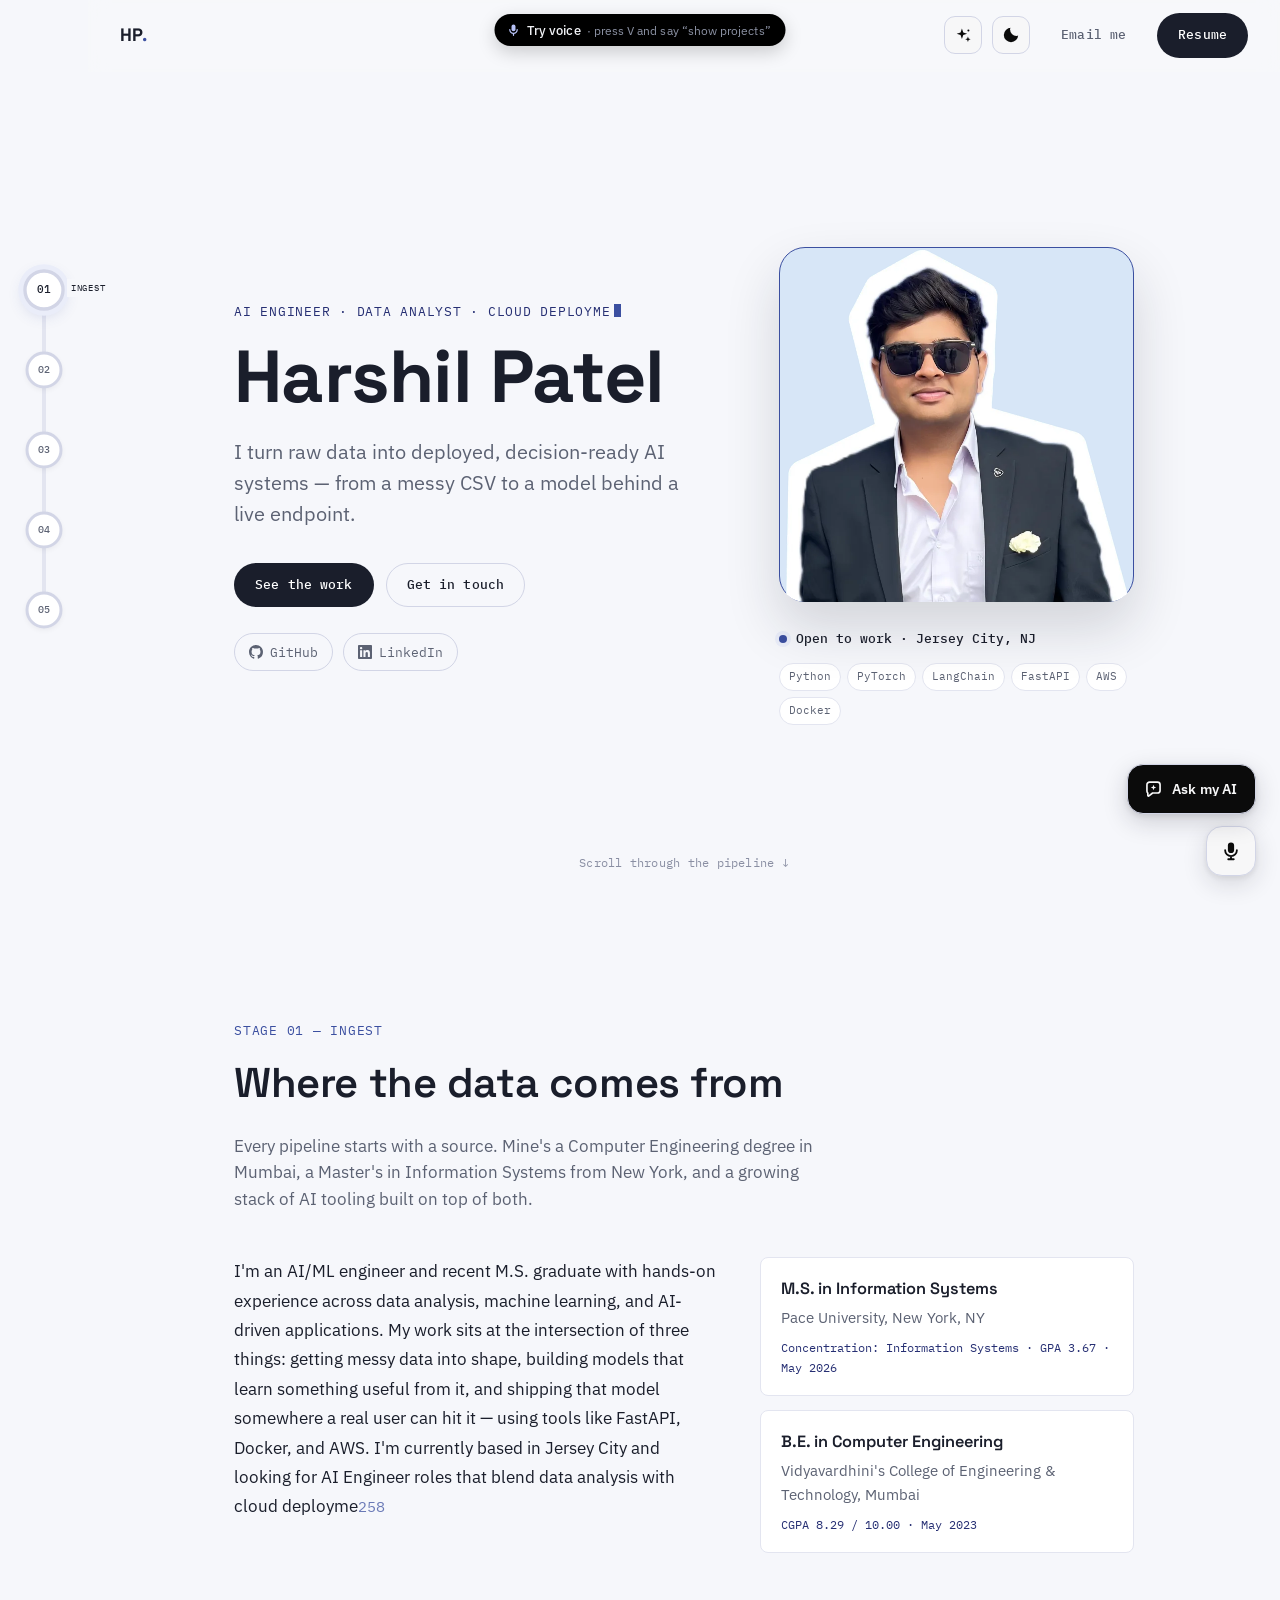
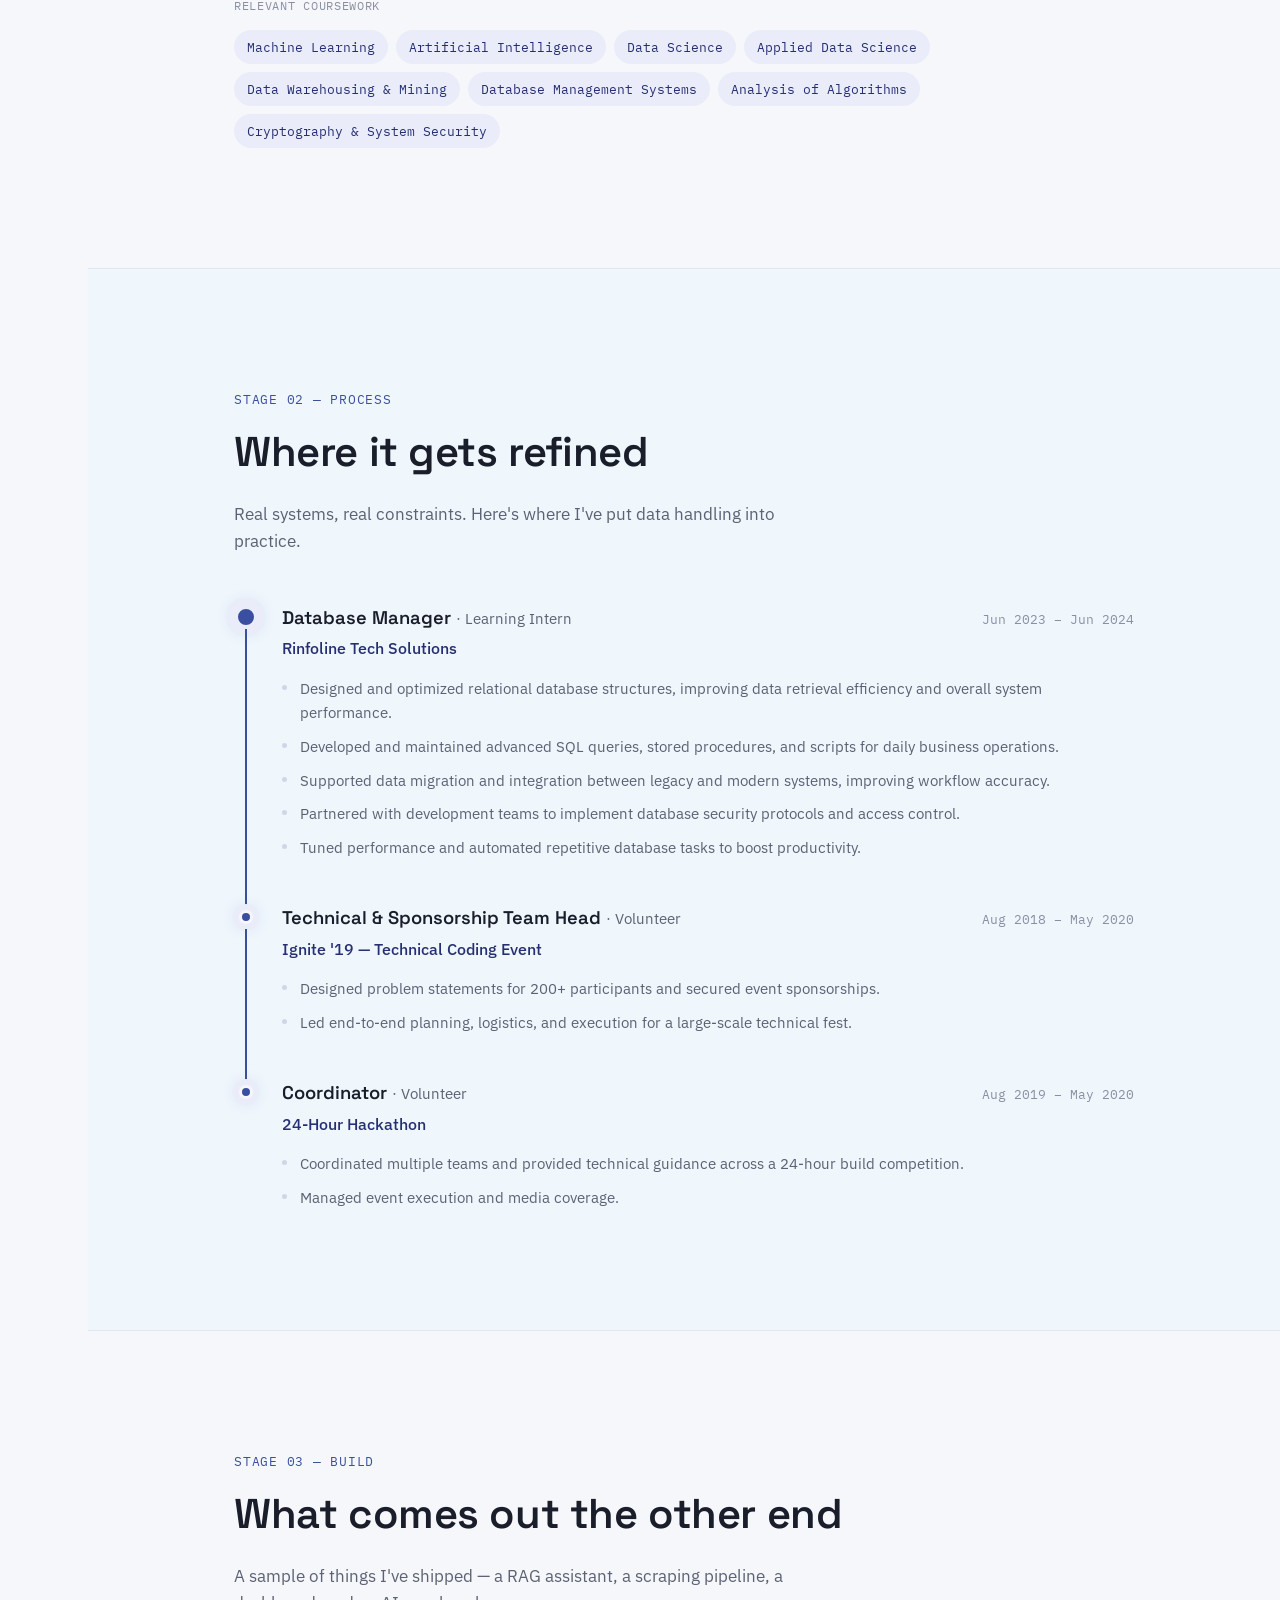
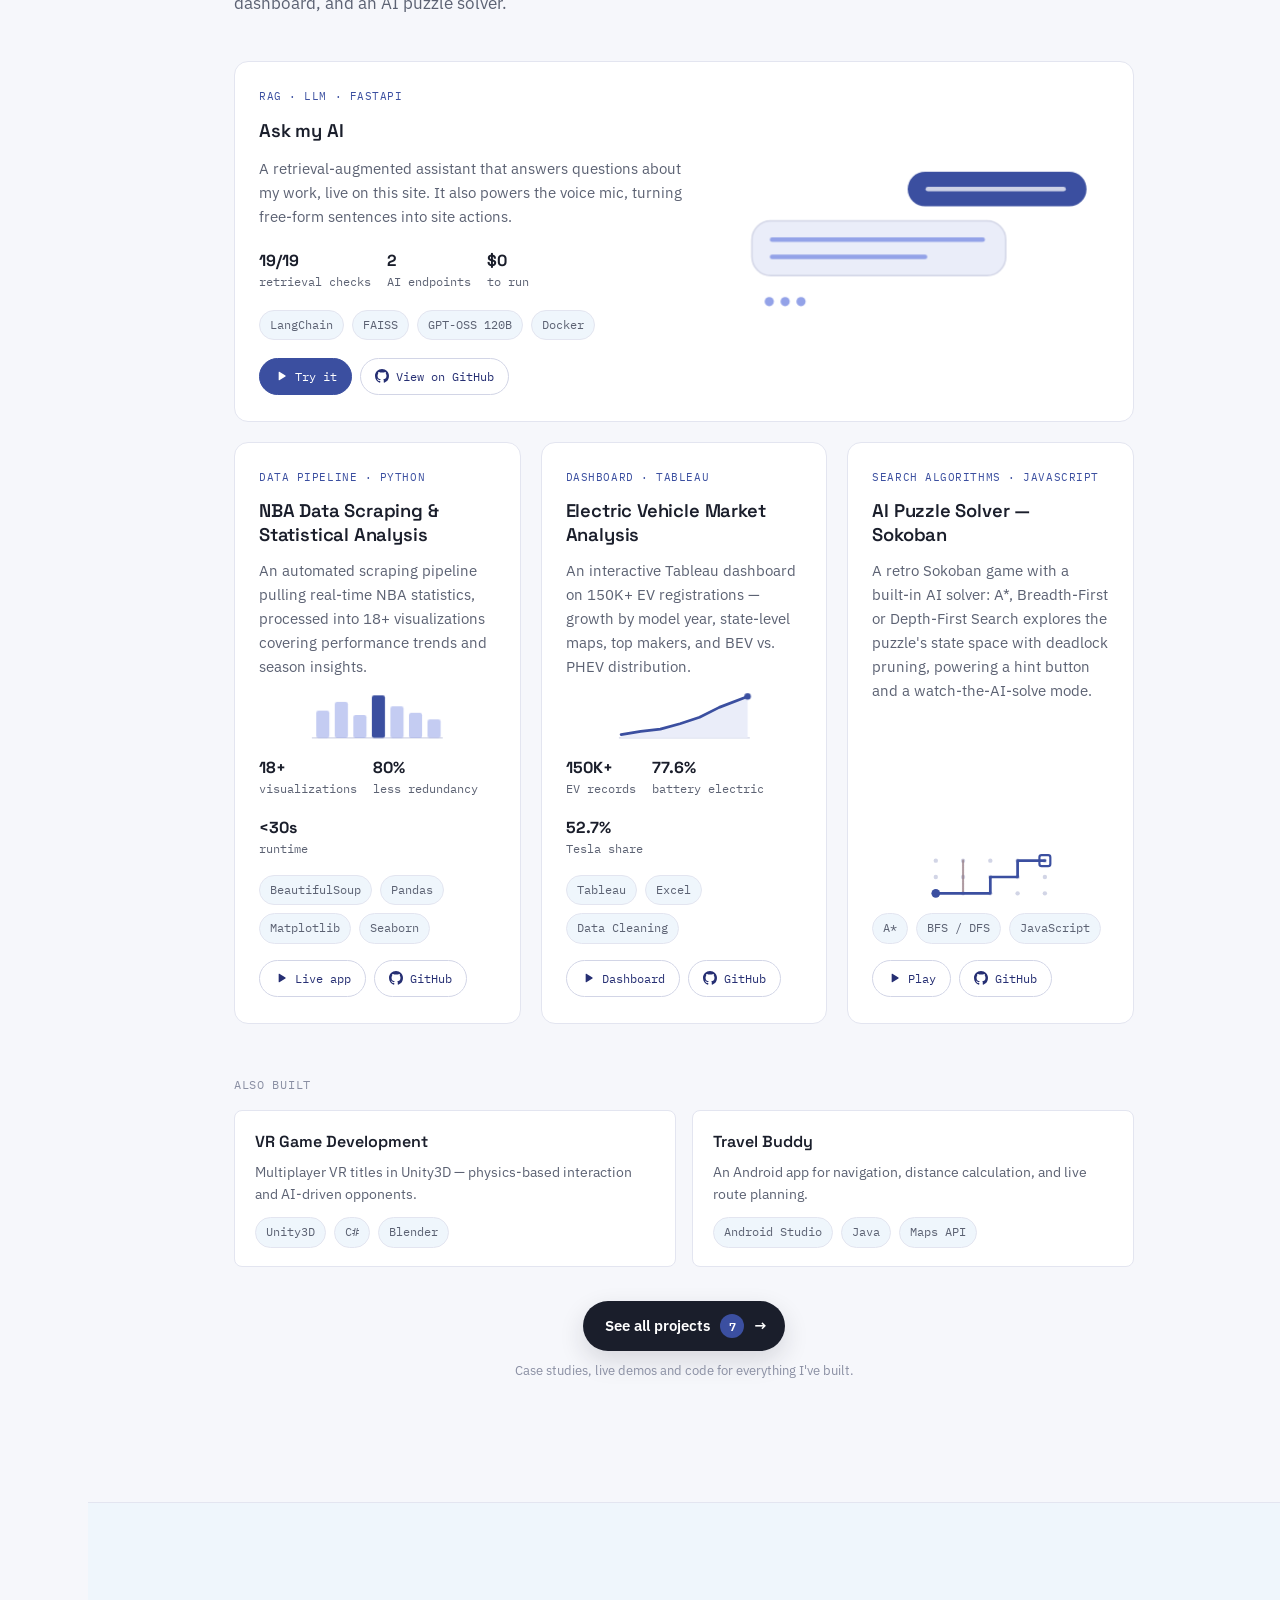
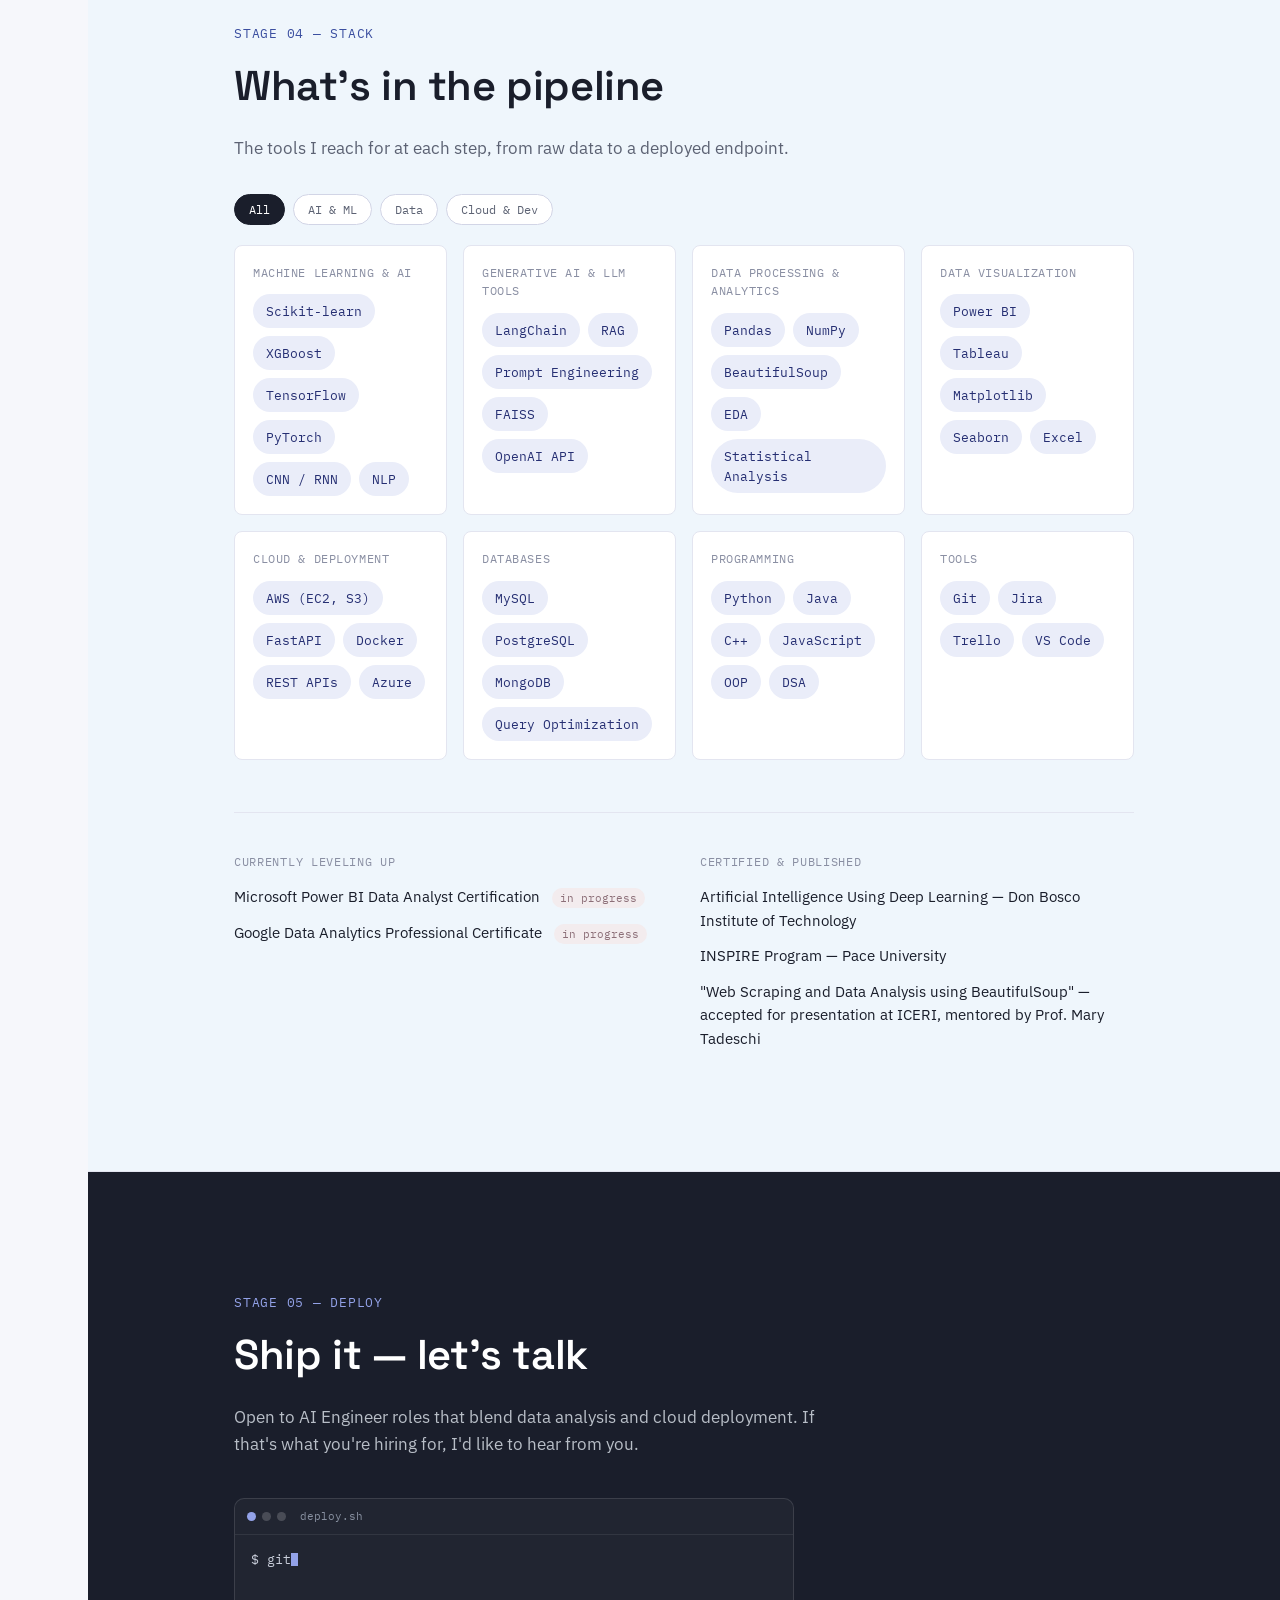
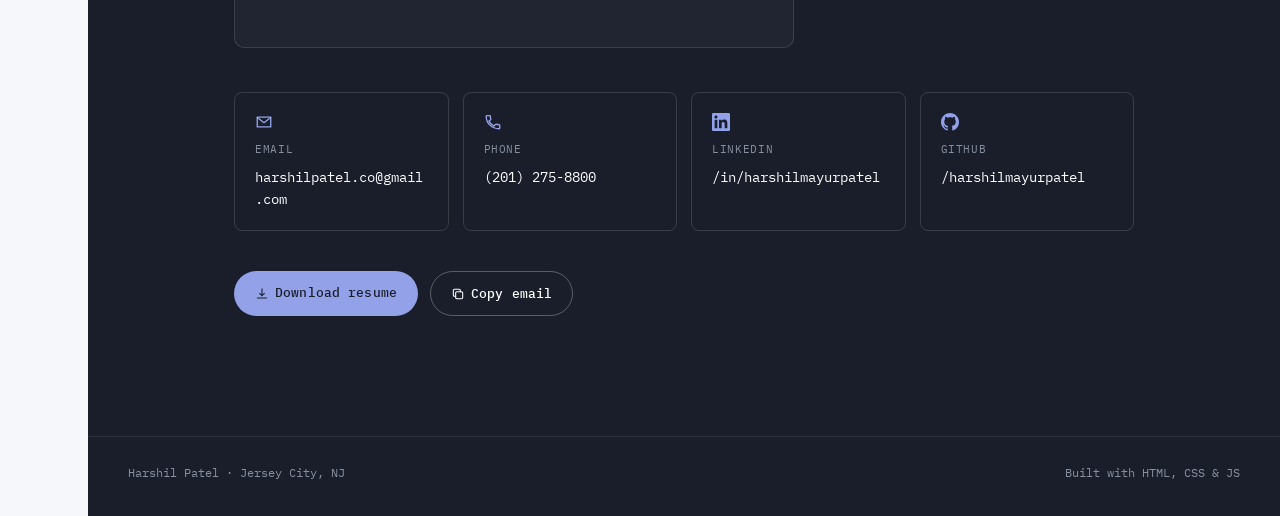
<file: index.html>
<!DOCTYPE html>
<html lang="en">
<head>
<meta charset="UTF-8" />
<meta name="viewport" content="width=device-width, initial-scale=1.0" />
<title>Harshil Patel — AI Engineer</title>
<meta name="description" content="Harshil Patel — AI Engineer, Data Analyst &amp; Cloud Deployment. Portfolio, projects, and resume." />
<link rel="canonical" href="https://harshilmayurpatel.github.io/" />
<meta name="theme-color" content="#F6F7FB" />

<!-- Icons -->
<link rel="icon" href="assets/icons/favicon.svg" type="image/svg+xml" />
<link rel="icon" href="assets/icons/favicon-32.png" sizes="32x32" type="image/png" />
<link rel="apple-touch-icon" href="assets/icons/apple-touch-icon.png" />

<!-- Link previews (LinkedIn, Slack, iMessage, X) -->
<meta property="og:type" content="website" />
<meta property="og:site_name" content="Harshil Patel" />
<meta property="og:title" content="Harshil Patel — AI Engineer" />
<meta property="og:description" content="AI Engineer, Data Analyst &amp; Cloud Deployment. Projects, skills, and resume." />
<meta property="og:url" content="https://harshilmayurpatel.github.io/" />
<meta property="og:image" content="https://harshilmayurpatel.github.io/assets/icons/og-image.png" />
<meta property="og:image:width" content="1200" />
<meta property="og:image:height" content="630" />
<meta property="og:image:alt" content="Harshil Patel — AI Engineer · Data Analyst · Cloud" />
<meta name="twitter:card" content="summary_large_image" />
<meta name="twitter:title" content="Harshil Patel — AI Engineer" />
<meta name="twitter:description" content="AI Engineer, Data Analyst &amp; Cloud Deployment. Projects, skills, and resume." />
<meta name="twitter:image" content="https://harshilmayurpatel.github.io/assets/icons/og-image.png" />

<link rel="preconnect" href="https://fonts.googleapis.com">
<link rel="preconnect" href="https://fonts.gstatic.com" crossorigin>
<link href="https://fonts.googleapis.com/css2?family=Space+Grotesk:wght@500;600;700&family=IBM+Plex+Sans:wght@400;500;600&family=IBM+Plex+Mono:wght@400;500&display=swap" rel="stylesheet">

<link rel="stylesheet" href="assets/css/styles.css" />
<script>
  /* Set the theme before first paint to avoid a flash */
  (function () {
    /* Every visit opens in light mode. Switching to dark lasts for this
       visit only (sessionStorage: home and projects pages in this tab). */
    var t = null;
    try { t = sessionStorage.getItem("theme"); } catch (e) {}
    if (t !== "dark") t = "light";
    document.documentElement.setAttribute("data-theme", t);
  })();
</script>
</head>
<body>

<!-- Icon sprite -->
<svg style="display:none" aria-hidden="true">
  <symbol id="i-github" viewBox="0 0 24 24"><path fill="currentColor" d="M12 0C5.37 0 0 5.37 0 12c0 5.31 3.435 9.795 8.205 11.385.6.105.825-.255.825-.57 0-.285-.015-1.23-.015-2.235-3.015.555-3.795-.735-4.035-1.41-.135-.345-.72-1.41-1.23-1.695-.42-.225-1.02-.78-.015-.795.945-.015 1.62.87 1.845 1.23 1.08 1.815 2.805 1.305 3.495.99.105-.78.42-1.305.765-1.605-2.67-.3-5.46-1.335-5.46-5.925 0-1.305.465-2.385 1.23-3.225-.12-.3-.54-1.53.12-3.18 0 0 1.005-.315 3.3 1.23.96-.27 1.98-.405 3-.405s2.04.135 3 .405c2.295-1.56 3.3-1.23 3.3-1.23.66 1.65.24 2.88.12 3.18.765.84 1.23 1.905 1.23 3.225 0 4.605-2.805 5.625-5.475 5.925.435.375.81 1.095.81 2.22 0 1.605-.015 2.895-.015 3.3 0 .315.225.69.825.57A12.02 12.02 0 0024 12c0-6.63-5.37-12-12-12z"/></symbol>
  <symbol id="i-linkedin" viewBox="0 0 24 24"><path fill="currentColor" d="M20.447 20.452h-3.554v-5.569c0-1.328-.027-3.037-1.852-3.037-1.853 0-2.137 1.445-2.137 2.939v5.667H9.351V9h3.414v1.561h.046c.477-.9 1.637-1.85 3.37-1.85 3.601 0 4.267 2.37 4.267 5.455v6.286zM5.337 7.433c-1.144 0-2.063-.926-2.063-2.065 0-1.138.92-2.063 2.063-2.063 1.14 0 2.064.925 2.064 2.063 0 1.139-.925 2.065-2.064 2.065zm1.782 13.019H3.555V9h3.564v11.452zM22.225 0H1.771C.792 0 0 .774 0 1.729v20.542C0 23.227.792 24 1.771 24h20.451C23.2 24 24 23.227 24 22.271V1.729C24 .774 23.2 0 22.222 0h.003z"/></symbol>
  <symbol id="i-mail" viewBox="0 0 24 24"><path fill="none" stroke="currentColor" stroke-width="1.8" stroke-linecap="round" stroke-linejoin="round" d="M3 5.5h18v13H3z"/><path fill="none" stroke="currentColor" stroke-width="1.8" stroke-linecap="round" stroke-linejoin="round" d="M3 6l9 7 9-7"/></symbol>
  <symbol id="i-phone" viewBox="0 0 24 24"><path fill="none" stroke="currentColor" stroke-width="1.8" stroke-linecap="round" stroke-linejoin="round" d="M6.6 10.8c1.4 2.8 3.8 5.1 6.6 6.6l2.2-2.2c.3-.3.7-.4 1-.2 1.1.4 2.3.6 3.6.6.6 0 1 .4 1 1V20c0 .6-.4 1-1 1C10.4 21 3 13.6 3 4.5c0-.6.4-1 1-1h3.5c.6 0 1 .4 1 1 0 1.3.2 2.5.6 3.6.1.4 0 .8-.2 1L6.6 10.8z"/></symbol>
  <symbol id="i-external" viewBox="0 0 24 24"><path fill="none" stroke="currentColor" stroke-width="1.8" stroke-linecap="round" stroke-linejoin="round" d="M7 17L17 7M9 7h8v8"/></symbol>
  <symbol id="i-sun" viewBox="0 0 24 24"><g fill="none" stroke="currentColor" stroke-width="1.8" stroke-linecap="round"><circle cx="12" cy="12" r="4.2"/><path d="M12 2.5v2.2M12 19.3v2.2M4.6 4.6l1.6 1.6M17.8 17.8l1.6 1.6M2.5 12h2.2M19.3 12h2.2M4.6 19.4l1.6-1.6M17.8 6.2l1.6-1.6"/></g></symbol>
  <symbol id="i-moon" viewBox="0 0 24 24"><path fill="none" stroke="currentColor" stroke-width="1.8" stroke-linecap="round" stroke-linejoin="round" d="M20 14.5A8 8 0 0 1 9.5 4a8 8 0 1 0 10.5 10.5z"/></symbol>
  <symbol id="i-copy" viewBox="0 0 24 24"><g fill="none" stroke="currentColor" stroke-width="1.8" stroke-linecap="round" stroke-linejoin="round"><rect x="8" y="8" width="12" height="12" rx="2"/><path d="M16 8V6a2 2 0 0 0-2-2H6a2 2 0 0 0-2 2v8a2 2 0 0 0 2 2h2"/></g></symbol>
  <symbol id="i-download" viewBox="0 0 24 24"><path fill="none" stroke="currentColor" stroke-width="1.8" stroke-linecap="round" stroke-linejoin="round" d="M12 3v12m0 0l-4-4m4 4l4-4M4 19h16"/></symbol>
  <symbol id="i-play" viewBox="0 0 24 24"><path fill="currentColor" d="M8 5.5v13a.8.8 0 0 0 1.2.7l10.4-6.5a.8.8 0 0 0 0-1.4L9.2 4.8A.8.8 0 0 0 8 5.5z"/></symbol>
</svg>


<!-- Pipeline rail (desktop side nav) -->
<nav class="rail" id="rail" aria-label="Section navigation">
  <div class="rail-line"></div>
  <div class="rail-progress" id="railProgress"></div>
  <a href="#ingest" class="rail-node" data-section="ingest"><span class="rail-num">01</span><span class="rail-label">Ingest</span></a>
  <a href="#process" class="rail-node" data-section="process"><span class="rail-num">02</span><span class="rail-label">Process</span></a>
  <a href="#build" class="rail-node" data-section="build"><span class="rail-num">03</span><span class="rail-label">Build</span></a>
  <a href="#stack" class="rail-node" data-section="stack"><span class="rail-num">04</span><span class="rail-label">Stack</span></a>
  <a href="#deploy" class="rail-node" data-section="deploy"><span class="rail-num">05</span><span class="rail-label">Deploy</span></a>
</nav>

<!-- Top bar (mobile + brand/actions) -->
<header class="topbar">
  <a href="#top" class="brand">HP<span class="brand-dot">.</span></a>
  <button class="menu-btn" id="menuBtn" aria-label="Open menu" aria-expanded="false">
    <span></span><span></span><span></span>
  </button>
  <div class="topbar-actions">
    <button class="surprise-btn" id="surpriseBtn" type="button" aria-label="Surprise me">
      <svg class="sp-icon" viewBox="0 0 24 24" aria-hidden="true">
        <path class="sp-big" d="M10 3.2l1.7 4.9 4.9 1.7-4.9 1.7L10 16.4l-1.7-4.9L3.4 9.8l4.9-1.7z" fill="currentColor"/>
        <path class="sp-small" d="M17.6 13.4l.9 2.5 2.5.9-2.5.9-.9 2.5-.9-2.5-2.5-.9 2.5-.9z" fill="currentColor"/>
        <circle class="sp-dot" cx="18.2" cy="5.6" r="1.3" fill="currentColor"/>
      </svg>
    </button>
    <button class="theme-toggle" id="themeToggle" type="button" aria-label="Switch to dark mode">
      <!-- One icon that morphs: solid moon (light mode) ⇄ solid sun (dark mode) -->
      <svg class="tt-icon" viewBox="0 0 24 24" aria-hidden="true">
        <mask id="ttMoonCut">
          <rect width="24" height="24" fill="#fff"/>
          <circle class="tt-cut" cx="18.5" cy="5.5" r="7.6" fill="#000"/>
        </mask>
        <circle class="tt-core" cx="12" cy="12" r="8.6" fill="currentColor" mask="url(#ttMoonCut)"/>
        <g class="tt-rays" stroke="currentColor" stroke-width="2.1" stroke-linecap="round">
          <line x1="12" y1="2.6" x2="12" y2="4.2"/>
          <line x1="12" y1="19.8" x2="12" y2="21.4"/>
          <line x1="2.6" y1="12" x2="4.2" y2="12"/>
          <line x1="19.8" y1="12" x2="21.4" y2="12"/>
          <line x1="5.35" y1="5.35" x2="6.5" y2="6.5"/>
          <line x1="17.5" y1="17.5" x2="18.65" y2="18.65"/>
          <line x1="5.35" y1="18.65" x2="6.5" y2="17.5"/>
          <line x1="17.5" y1="6.5" x2="18.65" y2="5.35"/>
        </g>
      </svg>
    </button>
    <a class="btn btn-ghost" href="mailto:harshilpatel.co@gmail.com">Email me</a>
    <a class="btn btn-solid topbar-resume" href="assets/resume/Harshil_Patel_Resume.pdf" target="_blank" rel="noopener">Resume</a>
  </div>
</header>

<!-- Dynamic Island: one black pill that morphs to show what's happening -->
<div class="island" id="island" role="status" aria-live="polite">
  <div class="island-inner" id="islandInner">
    <span class="island-icon" id="islandIcon" aria-hidden="true"></span>
    <span class="island-text" id="islandText"></span>
    <span class="island-wave" aria-hidden="true"><i></i><i></i><i></i><i></i><i></i></span>
  </div>
</div>

<!-- Voice commands: floating mic, bottom-right (hidden until the browser supports speech recognition) -->
<div class="mic-wrap" id="micWrap" hidden>
  <span class="mic-tip" id="micTip" role="tooltip"><span class="mic-tip-label">Try</span><span class="mic-tip-text" id="micTipText">“show projects”</span></span>
  <button class="mic-btn" id="micBtn" type="button" aria-label="Voice commands. Press V to talk" aria-describedby="micTip">
    <svg class="mic-icon" viewBox="0 0 24 24" aria-hidden="true">
      <rect class="mic-capsule" x="8.6" y="2.6" width="6.8" height="11.6" rx="3.4" fill="currentColor"/>
      <path d="M5.6 11.2a6.4 6.4 0 0 0 12.8 0M12 17.6v3.4M9 21h6" fill="none" stroke="currentColor" stroke-width="2" stroke-linecap="round"/>
    </svg>
    <span class="mic-arc mic-arc-1" aria-hidden="true"></span>
    <span class="mic-arc mic-arc-2" aria-hidden="true"></span>
  </button>
</div>

<!-- Ask my AI: opens the RAG chat panel (assets/js/askai.js) -->
<button class="ask-fab" id="askFab" type="button" aria-label="Ask my AI about Harshil" aria-controls="aiPanel" aria-expanded="false" hidden>
  <svg viewBox="0 0 24 24" aria-hidden="true">
    <path d="M4.5 6.5a3 3 0 0 1 3-3h9a3 3 0 0 1 3 3v6.5a3 3 0 0 1-3 3H11l-4.2 3.4c-.5.4-1.3 0-1.3-.6V16a3 3 0 0 1-1-2.2z" fill="none" stroke="currentColor" stroke-width="1.9" stroke-linejoin="round"/>
    <path class="ask-spark" d="M12 6.6l.9 2.2 2.2.9-2.2.9-.9 2.2-.9-2.2-2.2-.9 2.2-.9z" fill="currentColor"/>
  </svg>
  <span class="ask-label">Ask my AI</span>
</button>

<!-- iPhone haptics: Safari 18+ ticks when a native switch toggles -->
<label class="haptic-switch" aria-hidden="true"><input type="checkbox" switch tabindex="-1" /></label>

<!-- Mobile nav drawer -->
<div class="mobile-nav" id="mobileNav">
  <a href="#ingest">01 · Ingest</a>
  <a href="#process">02 · Process</a>
  <a href="#build">03 · Build</a>
  <a href="#stack">04 · Stack</a>
  <a href="#deploy">05 · Deploy</a>
  <a href="assets/resume/Harshil_Patel_Resume.pdf" target="_blank" rel="noopener">Resume</a>
  <a href="mailto:harshilpatel.co@gmail.com" class="mobile-cta">Email me</a>
</div>

<main id="top">

  <!-- HERO -->
  <section class="hero">
    <div class="hero-inner">
      <div class="hero-copy">
        <p class="eyebrow" data-type>AI Engineer &middot; Data Analyst &middot; Cloud Deployment</p>
        <h1 class="hero-title">Harshil Patel</h1>
        <p class="hero-sub">I turn raw data into deployed, decision‑ready AI systems — from a messy CSV to a model behind a live endpoint.</p>
        <div class="hero-cta">
          <a href="#build" class="btn btn-solid">See the work</a>
          <a href="#deploy" class="btn btn-outline">Get in touch</a>
        </div>
        <div class="hero-links">
          <a href="https://github.com/harshilmayurpatel" target="_blank" rel="noopener"><svg class="icon"><use href="#i-github"/></svg>GitHub</a>
          <a href="https://www.linkedin.com/in/harshilmayurpatel" target="_blank" rel="noopener"><svg class="icon"><use href="#i-linkedin"/></svg>LinkedIn</a>
        </div>
      </div>

      <div class="hero-visual">
        <div class="photo-frame photo-frame-sticker">
          <img src="assets/images/headshot-sticker.webp" alt="Harshil Patel" width="709" height="1041" loading="eager" fetchpriority="high" decoding="async" />
        </div>
        <div class="hero-status">
          <p class="hero-status-line"><span class="status-dot"></span>Open to work &middot; Jersey City, NJ</p>
          <div class="status-stack">
            <span>Python</span><span>PyTorch</span><span>LangChain</span><span>FastAPI</span><span>AWS</span><span>Docker</span>
          </div>
        </div>
      </div>
    </div>
    <div class="scroll-hint">Scroll through the pipeline ↓</div>
  </section>

  <!-- 01 INGEST — About + Education -->
  <section class="stage" id="ingest">
    <div class="stage-inner">
      <p class="stage-eyebrow">Stage 01 — Ingest</p>
      <h2 class="stage-title">Where the data comes from</h2>
      <p class="stage-lede">Every pipeline starts with a source. Mine's a Computer Engineering degree in Mumbai, a Master's in Information Systems from New York, and a growing stack of AI tooling built on top of both.</p>

      <div class="about-grid">
        <p class="about-bio" data-decode>
          I'm an AI/ML engineer and recent M.S. graduate with hands-on experience across data analysis, machine learning, and AI-driven applications. My work sits at the intersection of three things: getting messy data into shape, building models that learn something useful from it, and shipping that model somewhere a real user can hit it — using tools like FastAPI, Docker, and AWS. I'm currently based in Jersey City and looking for AI Engineer roles that blend data analysis with cloud deployment.
        </p>

        <div class="edu-list">
          <div class="edu-card">
            <p class="edu-degree">M.S. in Information Systems</p>
            <p class="edu-school">Pace University, New York, NY</p>
            <p class="edu-meta">Concentration: Information Systems &middot; GPA <span class="count" data-to="3.67" data-dec="2">3.67</span> &middot; May 2026</p>
          </div>
          <div class="edu-card">
            <p class="edu-degree">B.E. in Computer Engineering</p>
            <p class="edu-school">Vidyavardhini's College of Engineering &amp; Technology, Mumbai</p>
            <p class="edu-meta">CGPA <span class="count" data-to="8.29" data-dec="2">8.29</span> / 10.00 &middot; May 2023</p>
          </div>
        </div>
      </div>

      <div class="coursework">
        <p class="coursework-label">Relevant coursework</p>
        <div class="chip-row">
          <span class="chip">Machine Learning</span>
          <span class="chip">Artificial Intelligence</span>
          <span class="chip">Data Science</span>
          <span class="chip">Applied Data Science</span>
          <span class="chip">Data Warehousing &amp; Mining</span>
          <span class="chip">Database Management Systems</span>
          <span class="chip">Analysis of Algorithms</span>
          <span class="chip">Cryptography &amp; System Security</span>
        </div>
      </div>
    </div>
  </section>

  <!-- 02 PROCESS — Experience -->
  <section class="stage stage-alt" id="process">
    <div class="stage-inner">
      <p class="stage-eyebrow">Stage 02 — Process</p>
      <h2 class="stage-title">Where it gets refined</h2>
      <p class="stage-lede">Real systems, real constraints. Here's where I've put data handling into practice.</p>

      <div class="timeline">
        <div class="timeline-item">
          <div class="timeline-marker"></div>
          <div class="timeline-content">
            <div class="timeline-head">
              <p class="timeline-role">Database Manager <span>· Learning Intern</span></p>
              <p class="timeline-date">Jun 2023 – Jun 2024</p>
            </div>
            <p class="timeline-org">Rinfoline Tech Solutions</p>
            <ul class="timeline-list">
              <li>Designed and optimized relational database structures, improving data retrieval efficiency and overall system performance.</li>
              <li>Developed and maintained advanced SQL queries, stored procedures, and scripts for daily business operations.</li>
              <li>Supported data migration and integration between legacy and modern systems, improving workflow accuracy.</li>
              <li>Partnered with development teams to implement database security protocols and access control.</li>
              <li>Tuned performance and automated repetitive database tasks to boost productivity.</li>
            </ul>
          </div>
        </div>

        <div class="timeline-item">
          <div class="timeline-marker timeline-marker-sm"></div>
          <div class="timeline-content">
            <div class="timeline-head">
              <p class="timeline-role">Technical &amp; Sponsorship Team Head <span>· Volunteer</span></p>
              <p class="timeline-date">Aug 2018 – May 2020</p>
            </div>
            <p class="timeline-org">Ignite '19 — Technical Coding Event</p>
            <ul class="timeline-list">
              <li>Designed problem statements for 200+ participants and secured event sponsorships.</li>
              <li>Led end-to-end planning, logistics, and execution for a large-scale technical fest.</li>
            </ul>
          </div>
        </div>

        <div class="timeline-item">
          <div class="timeline-marker timeline-marker-sm"></div>
          <div class="timeline-content">
            <div class="timeline-head">
              <p class="timeline-role">Coordinator <span>· Volunteer</span></p>
              <p class="timeline-date">Aug 2019 – May 2020</p>
            </div>
            <p class="timeline-org">24-Hour Hackathon</p>
            <ul class="timeline-list">
              <li>Coordinated multiple teams and provided technical guidance across a 24-hour build competition.</li>
              <li>Managed event execution and media coverage.</li>
            </ul>
          </div>
        </div>
      </div>
    </div>
  </section>

  <!-- 03 BUILD — Projects -->
  <section class="stage" id="build">
    <div class="stage-inner">
      <p class="stage-eyebrow">Stage 03 — Build</p>
      <h2 class="stage-title">What comes out the other end</h2>
      <p class="stage-lede">A sample of things I've shipped — a RAG assistant, a scraping pipeline, a dashboard, and an AI puzzle solver.</p>

      <div class="project-grid">
        <article class="project-card project-card-featured project-card-wide">
          <div class="wide-copy">
            <p class="project-tag">RAG &middot; LLM &middot; FastAPI</p>
            <h3 class="project-title">Ask my AI</h3>
            <p class="project-desc">A retrieval-augmented assistant that answers questions about my work, live on this site. It also powers the voice mic, turning free-form sentences into site actions.</p>
            <ul class="project-stats">
              <li><strong><span class="count" data-to="19">19</span>/19</strong> retrieval checks</li>
              <li><strong>2</strong> AI endpoints</li>
              <li><strong>$0</strong> to run</li>
            </ul>
            <div class="chip-row">
              <span class="chip chip-sm">LangChain</span>
              <span class="chip chip-sm">FAISS</span>
              <span class="chip chip-sm">GPT-OSS 120B</span>
              <span class="chip chip-sm">Docker</span>
            </div>
            <div class="project-footer">
              <button class="project-link project-link-solid" type="button" data-open-ai hidden><svg class="icon"><use href="#i-play"/></svg>Try it</button>
              <a class="project-link" href="https://github.com/harshilmayurpatel/ask-my-ai" target="_blank" rel="noopener"><svg class="icon"><use href="#i-github"/></svg>View on GitHub</a>
            </div>
          </div>
          <svg class="mini-chart chart-chat" viewBox="0 0 240 104" aria-hidden="true">
            <g class="cb cb-q" style="--i:0">
              <rect x="112" y="4" width="124" height="24" rx="12"/>
              <path class="cb-text" pathLength="100" d="M126 16 H220"/>
            </g>
            <g class="cb cb-a" style="--i:1">
              <rect x="4" y="38" width="176" height="38" rx="13"/>
              <path class="cb-text" pathLength="100" d="M18 51 H164 M18 63 H124"/>
            </g>
            <g class="cb-typing">
              <circle cx="16" cy="94" r="3.2" style="--d:0s"/>
              <circle cx="27" cy="94" r="3.2" style="--d:.18s"/>
              <circle cx="38" cy="94" r="3.2" style="--d:.36s"/>
            </g>
          </svg>
        </article>

        <article class="project-card project-card-featured">
          <p class="project-tag">Data Pipeline &middot; Python</p>
          <h3 class="project-title">NBA Data Scraping &amp; Statistical Analysis</h3>
          <p class="project-desc">An automated scraping pipeline pulling real-time NBA statistics, processed into 18+ visualizations covering performance trends and season insights.</p>
          <svg class="mini-chart chart-bars" viewBox="0 0 120 44" aria-hidden="true">
            <line class="chart-axis" x1="0" y1="43" x2="120" y2="43"/>
            <rect x="4"   y="18" width="12" height="25" rx="2" style="--i:0"/>
            <rect x="21"  y="10" width="12" height="33" rx="2" style="--i:1"/>
            <rect x="38"  y="22" width="12" height="21" rx="2" style="--i:2"/>
            <rect x="55"  y="4"  width="12" height="39" rx="2" style="--i:3" class="hi"/>
            <rect x="72"  y="14" width="12" height="29" rx="2" style="--i:4"/>
            <rect x="89"  y="20" width="12" height="23" rx="2" style="--i:5"/>
            <rect x="106" y="26" width="12" height="17" rx="2" style="--i:6"/>
          </svg>
          <ul class="project-stats">
            <li><strong><span class="count" data-to="18">18</span>+</strong> visualizations</li>
            <li><strong><span class="count" data-to="80">80</span>%</strong> less redundancy</li>
            <li><strong>&lt;30s</strong> runtime</li>
          </ul>
          <div class="chip-row">
            <span class="chip chip-sm">BeautifulSoup</span>
            <span class="chip chip-sm">Pandas</span>
            <span class="chip chip-sm">Matplotlib</span>
            <span class="chip chip-sm">Seaborn</span>
          </div>
          <div class="project-footer">
            <a class="project-link" href="https://data-scrapping-aonbno2rm9z9adkfkvaxwy.streamlit.app/" target="_blank" rel="noopener"><svg class="icon"><use href="#i-play"/></svg>Live app</a>
            <a class="project-link" href="https://github.com/harshilmayurpatel/nba-stats-scraper" target="_blank" rel="noopener"><svg class="icon"><use href="#i-github"/></svg>GitHub</a>
          </div>
        </article>

        <article class="project-card project-card-featured">
          <p class="project-tag">Dashboard &middot; Tableau</p>
          <h3 class="project-title">Electric Vehicle Market Analysis</h3>
          <p class="project-desc">An interactive Tableau dashboard on 150K+ EV registrations — growth by model year, state-level maps, top makers, and BEV vs. PHEV distribution.</p>
          <svg class="mini-chart chart-line" viewBox="0 0 120 44" aria-hidden="true">
            <line class="chart-axis" x1="0" y1="43" x2="120" y2="43"/>
            <path class="line-area" d="M2 40 L20 37 L38 35 L56 30 L74 24 L92 15 L118 5 L118 43 L2 43 Z"/>
            <path class="line-path" pathLength="100" d="M2 40 L20 37 L38 35 L56 30 L74 24 L92 15 L118 5"/>
            <circle class="line-dot" cx="118" cy="5" r="3"/>
          </svg>
          <ul class="project-stats">
            <li><strong>150K+</strong> EV records</li>
            <li><strong>77.6%</strong> battery electric</li>
            <li><strong>52.7%</strong> Tesla share</li>
          </ul>
          <div class="chip-row">
            <span class="chip chip-sm">Tableau</span>
            <span class="chip chip-sm">Excel</span>
            <span class="chip chip-sm">Data Cleaning</span>
          </div>
          <div class="project-footer">
            <a class="project-link" href="https://public.tableau.com/app/profile/harshil.patel1403/viz/ElectricVehicleDataAnalysis_17743671212720/Dashboard1" target="_blank" rel="noopener"><svg class="icon"><use href="#i-play"/></svg>Dashboard</a>
            <a class="project-link" href="https://github.com/harshilmayurpatel/Electric-Vehicle-Data-Analysis" target="_blank" rel="noopener"><svg class="icon"><use href="#i-github"/></svg>GitHub</a>
          </div>
        </article>

        <article class="project-card project-card-featured">
          <p class="project-tag">Search Algorithms &middot; JavaScript</p>
          <h3 class="project-title">AI Puzzle Solver — Sokoban</h3>
          <p class="project-desc">A retro Sokoban game with a built-in AI solver: A*, Breadth-First or Depth-First Search explores the puzzle's state space with deadlock pruning, powering a hint button and a watch-the-AI-solve mode.</p>
          <svg class="mini-chart chart-path" viewBox="0 0 120 44" aria-hidden="true">
            <g class="grid-dots">
              <circle cx="10" cy="7"/><circle cx="35" cy="7"/><circle cx="60" cy="7"/><circle cx="85" cy="7"/><circle cx="110" cy="7"/>
              <circle cx="10" cy="22"/><circle cx="35" cy="22"/><circle cx="60" cy="22"/><circle cx="85" cy="22"/><circle cx="110" cy="22"/>
              <circle cx="10" cy="37"/><circle cx="35" cy="37"/><circle cx="60" cy="37"/><circle cx="85" cy="37"/><circle cx="110" cy="37"/>
            </g>
            <path class="dfs-dead" pathLength="100" d="M35 37 L35 22 L35 7"/>
            <path class="dfs-path" pathLength="100" d="M10 37 L35 37 L60 37 L60 22 L85 22 L85 7 L110 7"/>
            <rect class="dfs-goal" x="105" y="2" width="10" height="10" rx="2"/>
            <circle class="dfs-start" cx="10" cy="37" r="4"/>
          </svg>
          <div class="chip-row">
            <span class="chip chip-sm">A*</span>
            <span class="chip chip-sm">BFS / DFS</span>
            <span class="chip chip-sm">JavaScript</span>
          </div>
          <div class="project-footer">
            <a class="project-link" href="https://harshilmayurpatel.github.io/Sokoban-AI-Solver/" target="_blank" rel="noopener"><svg class="icon"><use href="#i-play"/></svg>Play</a>
            <a class="project-link" href="https://github.com/harshilmayurpatel/Sokoban-AI-Solver" target="_blank" rel="noopener"><svg class="icon"><use href="#i-github"/></svg>GitHub</a>
          </div>
        </article>
      </div>

      <p class="also-built-label">Also built</p>
      <div class="mini-grid">
        <div class="mini-card">
          <p class="mini-title">VR Game Development</p>
          <p class="mini-desc">Multiplayer VR titles in Unity3D — physics-based interaction and AI-driven opponents.</p>
          <div class="chip-row"><span class="chip chip-sm">Unity3D</span><span class="chip chip-sm">C#</span><span class="chip chip-sm">Blender</span></div>
        </div>
        <div class="mini-card">
          <p class="mini-title">Travel Buddy</p>
          <p class="mini-desc">An Android app for navigation, distance calculation, and live route planning.</p>
          <div class="chip-row"><span class="chip chip-sm">Android Studio</span><span class="chip chip-sm">Java</span><span class="chip chip-sm">Maps API</span></div>
        </div>
      </div>

      <div class="see-all-wrap">
        <a class="see-all" href="projects/">
          <span>See all projects</span><span class="see-all-n">7</span><span class="see-all-arrow" aria-hidden="true">→</span>
        </a>
        <p class="see-all-note">Case studies, live demos and code for everything I've built.</p>
      </div>
    </div>
  </section>

  <!-- 04 STACK — Skills -->
  <section class="stage stage-alt" id="stack">
    <div class="stage-inner">
      <p class="stage-eyebrow">Stage 04 — Stack</p>
      <h2 class="stage-title">What's in the pipeline</h2>
      <p class="stage-lede">The tools I reach for at each step, from raw data to a deployed endpoint.</p>

      <div class="skill-filter" role="group" aria-label="Filter skills">
        <button type="button" class="filter-btn is-on" data-filter="all" aria-pressed="true">All</button>
        <button type="button" class="filter-btn" data-filter="ai" aria-pressed="false">AI &amp; ML</button>
        <button type="button" class="filter-btn" data-filter="data" aria-pressed="false">Data</button>
        <button type="button" class="filter-btn" data-filter="cloud" aria-pressed="false">Cloud &amp; Dev</button>
      </div>

      <div class="skill-grid">
        <div class="skill-card" data-group="ai">
          <p class="skill-cat">Machine Learning &amp; AI</p>
          <div class="chip-row">
            <span class="chip">Scikit-learn</span><span class="chip">XGBoost</span><span class="chip">TensorFlow</span><span class="chip">PyTorch</span><span class="chip">CNN / RNN</span><span class="chip">NLP</span>
          </div>
        </div>
        <div class="skill-card" data-group="ai">
          <p class="skill-cat">Generative AI &amp; LLM Tools</p>
          <div class="chip-row">
            <span class="chip">LangChain</span><span class="chip">RAG</span><span class="chip">Prompt Engineering</span><span class="chip">FAISS</span><span class="chip">OpenAI API</span>
          </div>
        </div>
        <div class="skill-card" data-group="data">
          <p class="skill-cat">Data Processing &amp; Analytics</p>
          <div class="chip-row">
            <span class="chip">Pandas</span><span class="chip">NumPy</span><span class="chip">BeautifulSoup</span><span class="chip">EDA</span><span class="chip">Statistical Analysis</span>
          </div>
        </div>
        <div class="skill-card" data-group="data">
          <p class="skill-cat">Data Visualization</p>
          <div class="chip-row">
            <span class="chip">Power BI</span><span class="chip">Tableau</span><span class="chip">Matplotlib</span><span class="chip">Seaborn</span><span class="chip">Excel</span>
          </div>
        </div>
        <div class="skill-card" data-group="cloud">
          <p class="skill-cat">Cloud &amp; Deployment</p>
          <div class="chip-row">
            <span class="chip">AWS (EC2, S3)</span><span class="chip">FastAPI</span><span class="chip">Docker</span><span class="chip">REST APIs</span><span class="chip">Azure</span>
          </div>
        </div>
        <div class="skill-card" data-group="data">
          <p class="skill-cat">Databases</p>
          <div class="chip-row">
            <span class="chip">MySQL</span><span class="chip">PostgreSQL</span><span class="chip">MongoDB</span><span class="chip">Query Optimization</span>
          </div>
        </div>
        <div class="skill-card" data-group="cloud">
          <p class="skill-cat">Programming</p>
          <div class="chip-row">
            <span class="chip">Python</span><span class="chip">Java</span><span class="chip">C++</span><span class="chip">JavaScript</span><span class="chip">OOP</span><span class="chip">DSA</span>
          </div>
        </div>
        <div class="skill-card" data-group="cloud">
          <p class="skill-cat">Tools</p>
          <div class="chip-row">
            <span class="chip">Git</span><span class="chip">Jira</span><span class="chip">Trello</span><span class="chip">VS Code</span>
          </div>
        </div>
      </div>

      <div class="cert-row">
        <div class="cert-block">
          <p class="coursework-label">Currently leveling up</p>
          <ul class="cert-list">
            <li>Microsoft Power BI Data Analyst Certification <span class="tag-progress">in progress</span></li>
            <li>Google Data Analytics Professional Certificate <span class="tag-progress">in progress</span></li>
          </ul>
        </div>
        <div class="cert-block">
          <p class="coursework-label">Certified &amp; published</p>
          <ul class="cert-list">
            <li>Artificial Intelligence Using Deep Learning — Don Bosco Institute of Technology</li>
            <li>INSPIRE Program — Pace University</li>
            <li>"Web Scraping and Data Analysis using BeautifulSoup" — accepted for presentation at ICERI, mentored by Prof. Mary Tadeschi</li>
          </ul>
        </div>
      </div>
    </div>
  </section>

  <!-- 05 DEPLOY — Contact -->
  <section class="stage stage-deploy" id="deploy">
    <div class="stage-inner">
      <p class="stage-eyebrow">Stage 05 — Deploy</p>
      <h2 class="stage-title">Ship it — let's talk</h2>
      <p class="stage-lede">Open to AI Engineer roles that blend data analysis and cloud deployment. If that's what you're hiring for, I'd like to hear from you.</p>

      <div class="terminal" aria-hidden="true">
        <div class="terminal-bar"><span></span><span></span><span></span><p>deploy.sh</p></div>
        <pre class="terminal-body" id="terminalBody"></pre>
      </div>

      <div class="deploy-grid">
        <a class="deploy-card" href="mailto:harshilpatel.co@gmail.com">
          <svg class="icon"><use href="#i-mail"/></svg>
          <span class="deploy-label">Email</span>
          <span class="deploy-value">harshilpatel.co@gmail.com</span>
        </a>
        <a class="deploy-card" href="tel:+12012758800">
          <svg class="icon"><use href="#i-phone"/></svg>
          <span class="deploy-label">Phone</span>
          <span class="deploy-value">(201) 275-8800</span>
        </a>
        <a class="deploy-card" href="https://www.linkedin.com/in/harshilmayurpatel" target="_blank" rel="noopener">
          <svg class="icon"><use href="#i-linkedin"/></svg>
          <span class="deploy-label">LinkedIn</span>
          <span class="deploy-value">/in/harshilmayurpatel</span>
        </a>
        <a class="deploy-card" href="https://github.com/harshilmayurpatel" target="_blank" rel="noopener">
          <svg class="icon"><use href="#i-github"/></svg>
          <span class="deploy-label">GitHub</span>
          <span class="deploy-value">/harshilmayurpatel</span>
        </a>
      </div>

      <div class="deploy-resumes">
        <a href="assets/resume/Harshil_Patel_Resume.pdf" download class="btn btn-solid"><svg class="icon"><use href="#i-download"/></svg>Download resume</a>
        <button type="button" class="btn btn-outline" id="copyEmail" data-email="harshilpatel.co@gmail.com"><svg class="icon"><use href="#i-copy"/></svg><span>Copy email</span></button>
      </div>    </div>
  </section>

  <footer class="footer">
    <p>Harshil Patel &middot; Jersey City, NJ</p>
    <p class="footer-meta">Built with HTML, CSS &amp; JS</p>
  </footer>

</main>

<script src="assets/js/celebrate.js"></script>
<!-- data-api: the deployed Ask my AI URL (Render); the chat stays hidden until it's set -->
<script src="assets/js/askai.js" data-api="https://ask-my-ai.onrender.com"></script>
<script src="assets/js/app.js"></script>
</body>
</html>
</file>
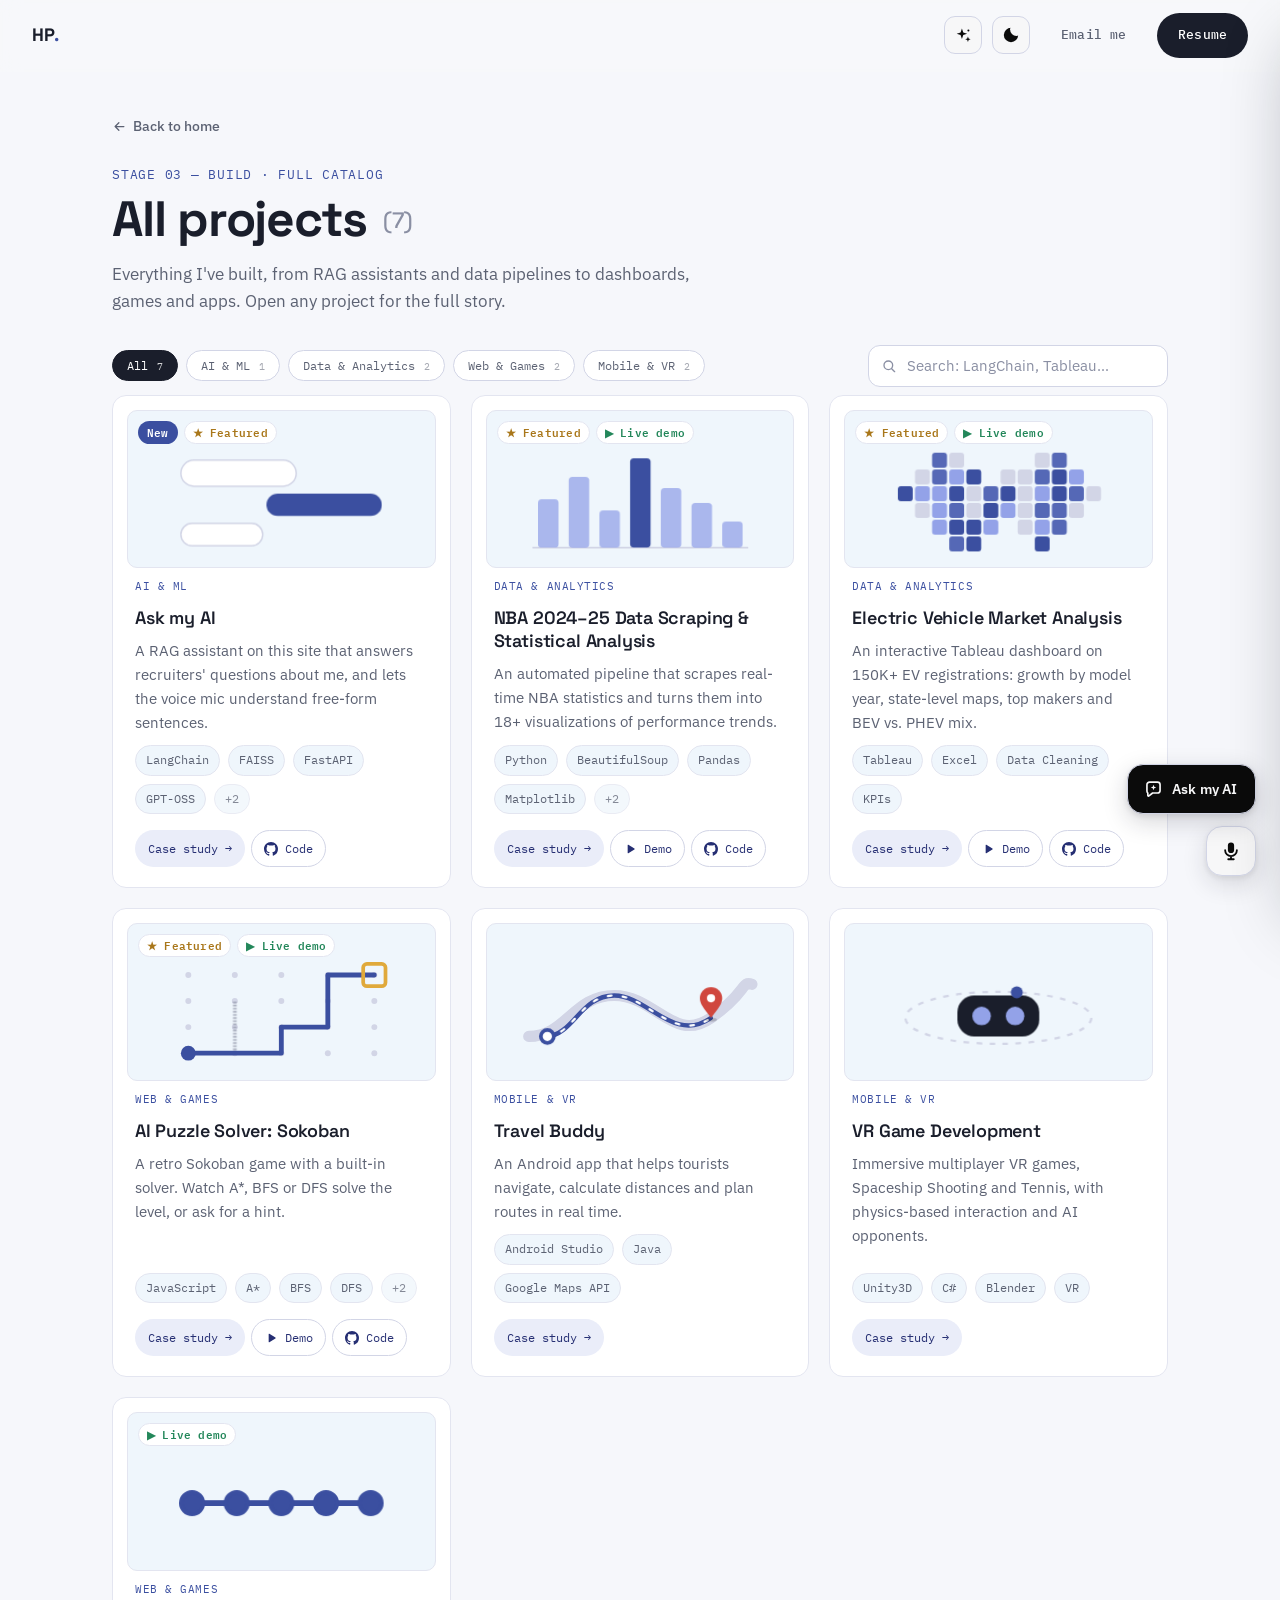
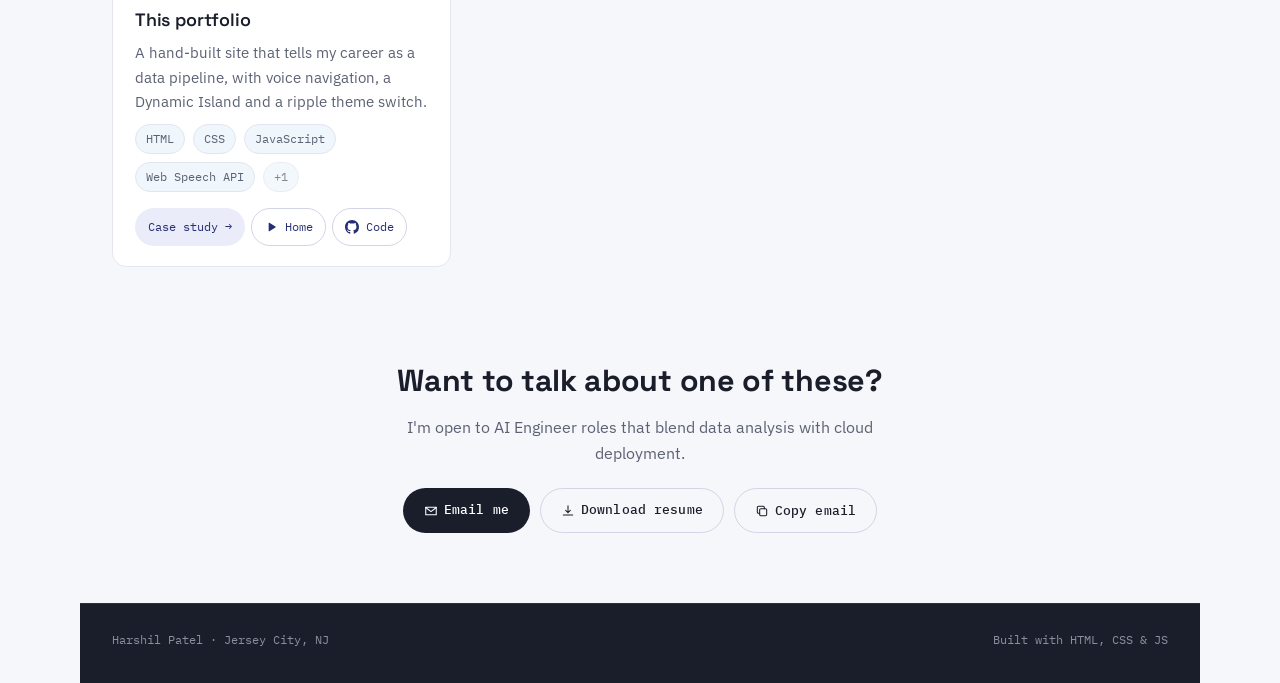
<file: projects/index.html>
<!DOCTYPE html>
<html lang="en">
<head>
<meta charset="UTF-8" />
<meta name="viewport" content="width=device-width, initial-scale=1.0" />
<title>All projects · Harshil Patel</title>
<meta name="description" content="Every project by Harshil Patel: AI and RAG, data pipelines, dashboards, games and apps, with case studies, demos and code." />
<link rel="canonical" href="https://harshilmayurpatel.github.io/projects/" />
<meta name="theme-color" content="#F6F7FB" />
<link rel="icon" href="../assets/icons/favicon.svg" type="image/svg+xml" />
<link rel="icon" href="../assets/icons/favicon-32.png" sizes="32x32" type="image/png" />
<link rel="apple-touch-icon" href="../assets/icons/apple-touch-icon.png" />
<meta property="og:type" content="website" />
<meta property="og:site_name" content="Harshil Patel" />
<meta property="og:title" content="All projects · Harshil Patel" />
<meta property="og:description" content="AI and RAG, data pipelines, dashboards, games and apps, with case studies, demos and code." />
<meta property="og:url" content="https://harshilmayurpatel.github.io/projects/" />
<meta property="og:image" content="https://harshilmayurpatel.github.io/assets/icons/og-image.png" />
<meta property="og:image:width" content="1200" />
<meta property="og:image:height" content="630" />
<meta name="twitter:card" content="summary_large_image" />

<link rel="preconnect" href="https://fonts.googleapis.com">
<link rel="preconnect" href="https://fonts.gstatic.com" crossorigin>
<link href="https://fonts.googleapis.com/css2?family=Space+Grotesk:wght@500;600;700&family=IBM+Plex+Sans:wght@400;500;600&family=IBM+Plex+Mono:wght@400;500&display=swap" rel="stylesheet">
<link rel="stylesheet" href="../assets/css/styles.css" />
<link rel="stylesheet" href="projects.css" />
<script>
  (function () {
    /* Every visit opens in light mode. Switching to dark lasts for this
       visit only (sessionStorage: home and projects pages in this tab). */
    var t = null;
    try { t = sessionStorage.getItem("theme"); } catch (e) {}
    if (t !== "dark") t = "light";
    document.documentElement.setAttribute("data-theme", t);
  })();
</script>
</head>
<body class="page-projects" data-home="../" data-projects="./">

<svg style="display:none" aria-hidden="true">
  <symbol id="i-github" viewBox="0 0 24 24"><path fill="currentColor" d="M12 0C5.37 0 0 5.37 0 12c0 5.31 3.435 9.795 8.205 11.385.6.105.825-.255.825-.57 0-.285-.015-1.23-.015-2.235-3.015.555-3.795-.735-4.035-1.41-.135-.345-.72-1.41-1.23-1.695-.42-.225-1.020-.78-.015-.795.945-.015 1.62.87 1.845 1.23 1.08 1.815 2.805 1.305 3.495.99.105-.78.42-1.305.765-1.605-2.67-.3-5.46-1.335-5.46-5.925 0-1.305.465-2.385 1.23-3.225-.12-.3-.54-1.53.12-3.18 0 0 1.005-.315 3.3 1.23.96-.27 1.98-.405 3-.405s2.04.135 3 .405c2.295-1.56 3.3-1.23 3.3-1.23.66 1.65.24 2.88.12 3.18.765.84 1.23 1.905 1.23 3.225 0 4.605-2.805 5.625-5.475 5.925.435.375.81 1.095.81 2.22 0 1.605-.015 2.895-.015 3.3 0 .315.225.69.825.57A12.02 12.02 0 0024 12c0-6.63-5.37-12-12-12z"/></symbol>
  <symbol id="i-mail" viewBox="0 0 24 24"><path fill="none" stroke="currentColor" stroke-width="1.8" stroke-linecap="round" stroke-linejoin="round" d="M3 5.5h18v13H3z"/><path fill="none" stroke="currentColor" stroke-width="1.8" stroke-linecap="round" stroke-linejoin="round" d="M3 6l9 7 9-7"/></symbol>
  <symbol id="i-external" viewBox="0 0 24 24"><path fill="none" stroke="currentColor" stroke-width="1.8" stroke-linecap="round" stroke-linejoin="round" d="M7 17L17 7M9 7h8v8"/></symbol>
  <symbol id="i-play" viewBox="0 0 24 24"><path fill="currentColor" d="M8 5.5v13a.8.8 0 0 0 1.2.7l10.4-6.5a.8.8 0 0 0 0-1.4L9.2 4.8A.8.8 0 0 0 8 5.5z"/></symbol>
  <symbol id="i-copy" viewBox="0 0 24 24"><g fill="none" stroke="currentColor" stroke-width="1.8" stroke-linecap="round" stroke-linejoin="round"><rect x="8" y="8" width="12" height="12" rx="2"/><path d="M16 8V6a2 2 0 0 0-2-2H6a2 2 0 0 0-2 2v8a2 2 0 0 0 2 2h2"/></g></symbol>
  <symbol id="i-download" viewBox="0 0 24 24"><path fill="none" stroke="currentColor" stroke-width="1.8" stroke-linecap="round" stroke-linejoin="round" d="M12 3v12m0 0l-4-4m4 4l4-4M4 19h16"/></symbol>
  <symbol id="i-back" viewBox="0 0 24 24"><path fill="none" stroke="currentColor" stroke-width="2" stroke-linecap="round" stroke-linejoin="round" d="M19 12H5m6-6l-6 6 6 6"/></symbol>
  <symbol id="i-search" viewBox="0 0 24 24"><g fill="none" stroke="currentColor" stroke-width="2" stroke-linecap="round"><circle cx="11" cy="11" r="6.5"/><path d="M16 16l4.5 4.5"/></g></symbol>
</svg>

<header class="topbar">
  <a href="../" class="brand">HP<span class="brand-dot">.</span></a>
  <button class="menu-btn" id="menuBtn" aria-label="Open menu" aria-expanded="false">
    <span></span><span></span><span></span>
  </button>
  <div class="topbar-actions">
    <button class="surprise-btn" id="surpriseBtn" type="button" aria-label="Surprise me">
      <svg class="sp-icon" viewBox="0 0 24 24" aria-hidden="true">
        <path class="sp-big" d="M10 3.2l1.7 4.9 4.9 1.7-4.9 1.7L10 16.4l-1.7-4.9L3.4 9.8l4.9-1.7z" fill="currentColor"/>
        <path class="sp-small" d="M17.6 13.4l.9 2.5 2.5.9-2.5.9-.9 2.5-.9-2.5-2.5-.9 2.5-.9z" fill="currentColor"/>
        <circle class="sp-dot" cx="18.2" cy="5.6" r="1.3" fill="currentColor"/>
      </svg>
    </button>
    <button class="theme-toggle" id="themeToggle" type="button" aria-label="Switch to dark mode">
      <svg class="tt-icon" viewBox="0 0 24 24" aria-hidden="true">
        <mask id="ttMoonCut">
          <rect width="24" height="24" fill="#fff"/>
          <circle class="tt-cut" cx="18.5" cy="5.5" r="7.6" fill="#000"/>
        </mask>
        <circle class="tt-core" cx="12" cy="12" r="8.6" fill="currentColor" mask="url(#ttMoonCut)"/>
        <g class="tt-rays" stroke="currentColor" stroke-width="2.1" stroke-linecap="round">
          <line x1="12" y1="2.6" x2="12" y2="4.2"/>
          <line x1="12" y1="19.8" x2="12" y2="21.4"/>
          <line x1="2.6" y1="12" x2="4.2" y2="12"/>
          <line x1="19.8" y1="12" x2="21.4" y2="12"/>
          <line x1="5.35" y1="5.35" x2="6.5" y2="6.5"/>
          <line x1="17.5" y1="17.5" x2="18.65" y2="18.65"/>
          <line x1="5.35" y1="18.65" x2="6.5" y2="17.5"/>
          <line x1="17.5" y1="6.5" x2="18.65" y2="5.35"/>
        </g>
      </svg>
    </button>
    <a class="btn btn-ghost" href="mailto:harshilpatel.co@gmail.com">Email me</a>
    <a class="btn btn-solid topbar-resume" href="../assets/resume/Harshil_Patel_Resume.pdf" target="_blank" rel="noopener">Resume</a>
  </div>
</header>

<div class="island" id="island" role="status" aria-live="polite">
  <div class="island-inner" id="islandInner">
    <span class="island-icon" id="islandIcon" aria-hidden="true"></span>
    <span class="island-text" id="islandText"></span>
    <span class="island-wave" aria-hidden="true"><i></i><i></i><i></i><i></i><i></i></span>
  </div>
</div>

<div class="mic-wrap" id="micWrap" hidden>
  <span class="mic-tip" id="micTip" role="tooltip"><span class="mic-tip-label">Try</span><span class="mic-tip-text" id="micTipText">“go home”</span></span>
  <button class="mic-btn" id="micBtn" type="button" aria-label="Voice commands. Press V to talk" aria-describedby="micTip">
    <svg class="mic-icon" viewBox="0 0 24 24" aria-hidden="true">
      <rect class="mic-capsule" x="8.6" y="2.6" width="6.8" height="11.6" rx="3.4" fill="currentColor"/>
      <path d="M5.6 11.2a6.4 6.4 0 0 0 12.8 0M12 17.6v3.4M9 21h6" fill="none" stroke="currentColor" stroke-width="2" stroke-linecap="round"/>
    </svg>
    <span class="mic-arc mic-arc-1" aria-hidden="true"></span>
    <span class="mic-arc mic-arc-2" aria-hidden="true"></span>
  </button>
</div>

<button class="ask-fab" id="askFab" type="button" aria-label="Ask my AI about Harshil" aria-controls="aiPanel" aria-expanded="false" hidden>
  <svg viewBox="0 0 24 24" aria-hidden="true">
    <path d="M4.5 6.5a3 3 0 0 1 3-3h9a3 3 0 0 1 3 3v6.5a3 3 0 0 1-3 3H11l-4.2 3.4c-.5.4-1.3 0-1.3-.6V16a3 3 0 0 1-1-2.2z" fill="none" stroke="currentColor" stroke-width="1.9" stroke-linejoin="round"/>
    <path class="ask-spark" d="M12 6.6l.9 2.2 2.2.9-2.2.9-.9 2.2-.9-2.2-2.2-.9 2.2-.9z" fill="currentColor"/>
  </svg>
  <span class="ask-label">Ask my AI</span>
</button>

<label class="haptic-switch" aria-hidden="true"><input type="checkbox" switch tabindex="-1" /></label>

<div class="mobile-nav" id="mobileNav">
  <a href="../">Home</a>
  <a href="../#ingest">01 · Ingest</a>
  <a href="../#process">02 · Process</a>
  <a href="./" aria-current="page">03 · All projects</a>
  <a href="../#stack">04 · Stack</a>
  <a href="../#deploy">05 · Deploy</a>
  <a href="../assets/resume/Harshil_Patel_Resume.pdf" target="_blank" rel="noopener">Resume</a>
  <a href="mailto:harshilpatel.co@gmail.com" class="mobile-cta">Email me</a>
</div>

<main id="top" class="pj-main">
  <section class="pj-hero">
    <a class="pj-back" href="../#build"><svg class="icon"><use href="#i-back"/></svg>Back to home</a>
    <p class="stage-eyebrow">Stage 03 — Build · Full catalog</p>
    <h1 class="pj-title">All projects <span class="pj-count" id="pjCount"></span></h1>
    <p class="stage-lede">Everything I've built, from RAG assistants and data pipelines to dashboards, games and apps. Open any project for the full story.</p>

    <div class="pj-tools">
      <div class="pj-filters" id="pjFilters" role="group" aria-label="Filter projects"></div>
      <label class="pj-search">
        <svg class="icon" aria-hidden="true"><use href="#i-search"/></svg>
        <input type="search" id="pjSearch" placeholder="Search: LangChain, Tableau…" aria-label="Search projects" autocomplete="off" />
      </label>
    </div>
  </section>

  <section class="pj-grid" id="pjGrid" aria-live="polite"></section>
  <div class="pj-empty" id="pjEmpty" hidden>
    <p>No projects match <b id="pjEmptyQ"></b>.</p>
    <button type="button" class="btn btn-outline" id="pjClear">Clear filters</button>
  </div>

  <section class="pj-cta">
    <h2>Want to talk about one of these?</h2>
    <p>I'm open to AI Engineer roles that blend data analysis with cloud deployment.</p>
    <div class="pj-cta-row">
      <a class="btn btn-solid" href="mailto:harshilpatel.co@gmail.com"><svg class="icon"><use href="#i-mail"/></svg>Email me</a>
      <a class="btn btn-outline" href="../assets/resume/Harshil_Patel_Resume.pdf" download><svg class="icon"><use href="#i-download"/></svg>Download resume</a>
      <button type="button" class="btn btn-outline" id="copyEmail" data-email="harshilpatel.co@gmail.com"><svg class="icon"><use href="#i-copy"/></svg><span>Copy email</span></button>
    </div>
  </section>

  <footer class="footer">
    <p>Harshil Patel &middot; Jersey City, NJ</p>
    <p class="footer-meta">Built with HTML, CSS &amp; JS</p>
  </footer>
</main>

<!-- Case-study panel (filled by projects.js) -->
<div class="pj-scrim" id="pjScrim" hidden></div>
<aside class="pj-panel" id="pjPanel" role="dialog" aria-modal="true" aria-labelledby="pjPanelTitle" hidden>
  <div class="pj-panel-bar">
    <button type="button" class="pj-panel-close" id="pjClose" aria-label="Close case study">
      <svg viewBox="0 0 24 24" aria-hidden="true"><path d="M6 6l12 12M18 6L6 18" fill="none" stroke="currentColor" stroke-width="2.2" stroke-linecap="round"/></svg>
    </button>
  </div>
  <div class="pj-panel-body" id="pjPanelBody"></div>
</aside>

<script src="data.js"></script>
<script src="projects.js"></script>
<script src="../assets/js/celebrate.js"></script>
<script src="../assets/js/askai.js" data-api="https://ask-my-ai.onrender.com"></script>
<script src="../assets/js/app.js"></script>
</body>
</html>
</file>
<file: assets/css/styles.css>
/* =========================================================
   Design tokens
   ========================================================= */
:root{
  --bg: #F6F7FB;
  --surface: #FFFFFF;
  --ink: #1A1E2B;
  --muted: #5C6273;
  --muted-2: #8A8FA3;
  --line: #E3E5F0;
  --line-strong: #D2D5E6;
  --accent: #3B4FA0;
  --accent-ink: #262F73;
  --accent-tint: #EAEDF9;
  --accent-light: #93A2E8;
  --sky: #D7E6F7;
  --sky-tint: #EFF6FC;
  --warm: #8C6F78;
  --warm-tint: #F3ECEE;
  /* Always-dark surfaces (contact, footer) and text on ink buttons */
  --deep: #1A1E2B;
  --on-ink: #FFFFFF;
  --topbar-bg: rgba(247,248,250,0.82);
  --shadow: rgba(26,30,43,0.16);

  --font-display: 'Space Grotesk', sans-serif;
  --font-body: 'IBM Plex Sans', -apple-system, BlinkMacSystemFont, sans-serif;
  --font-mono: 'IBM Plex Mono', ui-monospace, monospace;

  --rail-w: 88px;
  --topbar-h: 72px;
  --radius: 14px;
  --radius-sm: 8px;
  --max: 980px;
}

/* Dark theme — same blue identity, deep navy surfaces */
:root[data-theme="dark"]{
  --bg: #0E1119;
  --surface: #161A26;
  --ink: #E8EAF2;
  --muted: #A3A9BA;
  --muted-2: #7A8093;
  --line: #252A39;
  --line-strong: #353B4F;
  --accent: #8B9CF0;
  --accent-ink: #B7C2F7;
  --accent-tint: #1E2442;
  --accent-light: #93A2E8;
  --sky: #1C2744;
  --sky-tint: #121727;
  --warm: #D9B6C0;
  --warm-tint: #2A2027;
  --deep: #07090F;
  --on-ink: #0E1119;
  --topbar-bg: rgba(14,17,25,0.82);
  --shadow: rgba(0,0,0,0.5);
  color-scheme: dark;
}
body{ transition: background-color .35s ease, color .35s ease; }

*{ box-sizing: border-box; }
html{ scroll-behavior: smooth; }
@media (prefers-reduced-motion: reduce){
  html{ scroll-behavior: auto; }
  *{ animation-duration: 0.001ms !important; animation-iteration-count: 1 !important; transition-duration: 0.001ms !important; }
}

body{
  margin:0;
  background: var(--bg);
  color: var(--ink);
  font-family: var(--font-body);
  font-size: 16px;
  line-height: 1.6;
  -webkit-font-smoothing: antialiased;
}

h1,h2,h3{ font-family: var(--font-display); margin:0; letter-spacing: -0.01em; }
p{ margin:0; }
a{ color: inherit; text-decoration: none; }
ul{ margin:0; padding:0; list-style:none; }

:focus-visible{
  outline: 2px solid var(--accent);
  outline-offset: 3px;
  border-radius: 4px;
}

/* =========================================================
   Buttons
   ========================================================= */
.btn{
  display: inline-flex;
  align-items: center;
  gap: 6px;
  padding: 11px 20px;
  border-radius: 999px;
  font-family: var(--font-mono);
  font-size: 13px;
  font-weight: 500;
  letter-spacing: 0.01em;
  border: 1px solid transparent;
  cursor: pointer;
  transition: transform .15s ease, background .15s ease, border-color .15s ease, color .15s ease;
  white-space: nowrap;
}
.btn:hover{ transform: translateY(-1px); }
.btn-solid{ background: var(--ink); color: var(--on-ink); }
.btn-solid:hover{ background: var(--accent-ink); }
.btn-outline{ background: transparent; color: var(--ink); border-color: var(--line-strong); }
.btn-outline:hover{ border-color: var(--ink); }
.btn-ghost{ background: transparent; color: var(--muted); }
.btn-ghost:hover{ color: var(--ink); }

/* =========================================================
   Pipeline rail (desktop side nav) — signature element
   ========================================================= */
.rail{
  position: fixed;
  top: 0; left: 0;
  width: var(--rail-w);
  height: 100vh;
  display: flex;
  flex-direction: column;
  align-items: center;
  justify-content: center;
  gap: 46px;
  z-index: 40;
}
/* Track (unfilled) — top/height are set by JS from the real ball centers */
.rail-line{
  position: absolute;
  top: 0; height: 0;
  left: 50%;
  width: 4px;
  transform: translateX(-50%);
  border-radius: 4px;
  background: var(--line);
}
/* Filled line — thick ink with a blue core and soft glow */
.rail-progress{
  position: absolute;
  top: 0; height: 0;
  left: 50%;
  width: 4px;
  transform: translateX(-50%);
  border-radius: 4px;
  background: linear-gradient(180deg, var(--ink) 0%, var(--accent-ink) 100%);
  box-shadow: 0 0 10px rgba(59,79,160,0.35);
}
/* Glowing head at the tip of the filled line */
.rail-progress::after{
  content: '';
  position: absolute;
  left: 50%; bottom: -5px;
  width: 10px; height: 10px;
  transform: translateX(-50%);
  border-radius: 50%;
  background: var(--accent);
  box-shadow: 0 0 0 4px rgba(59,79,160,0.18), 0 0 14px rgba(59,79,160,0.6);
}
.rail-node{
  position: relative;
  display: flex;
  flex-direction: column;
  align-items: center;
  gap: 4px;
  z-index: 1;
}
.rail-num{
  position: relative;
  width: 34px; height: 34px;
  display: flex; align-items: center; justify-content: center;
  border-radius: 50%;
  background: var(--surface);
  font-family: var(--font-mono);
  font-size: 10px;
  font-weight: 500;
  color: var(--muted);
  box-shadow: 0 2px 6px rgba(26,30,43,0.08);
  transition: background .3s ease, color .3s ease, box-shadow .3s ease, transform .3s ease;
}
/* Ring drawn around the ball as you scroll through that stage */
.rail-ring{
  position: absolute;
  inset: -3px;
  width: calc(100% + 6px); height: calc(100% + 6px);
  transform: rotate(-90deg); /* start drawing from the top */
  pointer-events: none;
  overflow: visible;
}
.rail-ring circle{ fill: none; stroke-width: 3; }
.ring-track{ stroke: var(--line-strong); }
.ring-fill{
  stroke: var(--accent);
  stroke-linecap: round;
  stroke-dasharray: 100;
  stroke-dashoffset: 100;
  filter: drop-shadow(0 0 2px rgba(59,79,160,0.55));
}
/* Current stage: lifted, blue glow, ink number */
.rail-node.active .rail-num{
  color: var(--ink);
  transform: scale(1.12);
  box-shadow: 0 0 0 6px var(--accent-tint), 0 4px 14px rgba(59,79,160,0.25);
}
/* Completed stages: solid ink ball, white number, full blue ring */
.rail-node.done .rail-num,
.rail-node.complete .rail-num{
  background: var(--ink);
  color: var(--on-ink);
}
.rail-node.done .ring-fill,
.rail-node.complete .ring-fill{ stroke: var(--accent-light); }
.rail-label{
  font-family: var(--font-mono);
  font-size: 9px;
  text-transform: uppercase;
  letter-spacing: 0.08em;
  color: var(--muted-2);
  opacity: 0;
  transform: translateX(-4px);
  transition: opacity .2s ease, transform .2s ease;
  position: absolute;
  left: 40px;
  top: 6px;
  white-space: nowrap;
  background: var(--bg);
  padding: 2px 4px;
}
.rail-node:hover .rail-label,
.rail-node.active .rail-label{ opacity: 1; transform: translateX(0); color: var(--ink); }

@media (max-width: 860px){
  .rail{ display: none; }
}

/* =========================================================
   Top bar
   ========================================================= */
.topbar{
  position: fixed;
  top: 0;
  left: var(--rail-w);
  right: 0;
  height: var(--topbar-h);
  display: flex;
  align-items: center;
  justify-content: space-between;
  padding: 0 32px;
  z-index: 50;
  background: var(--topbar-bg);
  backdrop-filter: blur(10px);
  border-bottom: 1px solid transparent;
}
.brand{
  font-family: var(--font-display);
  font-weight: 700;
  font-size: 18px;
  letter-spacing: -0.02em;
}
.brand-dot{ color: var(--accent); }

.topbar-actions{ display:flex; align-items:center; gap: 10px; }

.resume-dropdown{ position: relative; }
.resume-menu{
  position: absolute;
  top: calc(100% + 8px);
  right: 0;
  background: var(--surface);
  border: 1px solid var(--line);
  border-radius: var(--radius-sm);
  box-shadow: 0 12px 30px rgba(20,24,31,0.09);
  padding: 6px;
  min-width: 200px;
  opacity: 0;
  visibility: hidden;
  transform: translateY(-4px);
  transition: opacity .15s ease, transform .15s ease, visibility .15s;
}
.resume-menu.open{ opacity: 1; visibility: visible; transform: translateY(0); }
.resume-menu a{
  display: block;
  padding: 9px 12px;
  border-radius: 6px;
  font-family: var(--font-mono);
  font-size: 12.5px;
  color: var(--ink);
}
.resume-menu a:hover{ background: var(--accent-tint); color: var(--accent-ink); }

.menu-btn{
  display: none;
  flex-direction: column;
  justify-content: center;
  gap: 5px;
  width: 36px; height: 36px;
  background: transparent;
  border: none;
  cursor: pointer;
}
.menu-btn span{
  display: block;
  width: 20px; height: 2px;
  background: var(--ink);
  transition: transform .2s ease, opacity .2s ease;
}

@media (max-width: 860px){
  .topbar{ left: 0; padding: 0 20px; }
  .topbar-actions .btn-ghost{ display: none; }
  .menu-btn{ display: flex; }
}
@media (max-width: 520px){
  .topbar-actions .resume-dropdown,
  .topbar-actions .topbar-resume{ display:none; }
}

.mobile-nav{
  position: fixed;
  top: var(--topbar-h);
  left: 0; right: 0;
  background: var(--surface);
  border-bottom: 1px solid var(--line);
  display: flex;
  flex-direction: column;
  padding: 10px 20px 20px;
  gap: 2px;
  z-index: 49;
  transform: translateY(-8px);
  opacity: 0;
  visibility: hidden;
  transition: all .18s ease;
}
.mobile-nav.open{ transform: translateY(0); opacity: 1; visibility: visible; }
.mobile-nav a{
  padding: 12px 4px;
  font-family: var(--font-mono);
  font-size: 14px;
  border-bottom: 1px solid var(--line);
  color: var(--ink);
}
.mobile-nav .mobile-cta{
  margin-top: 10px;
  border: none;
  color: var(--accent-ink);
  font-weight: 600;
}

/* =========================================================
   Layout shell
   ========================================================= */
main{ padding-left: var(--rail-w); }
@media (max-width: 860px){ main{ padding-left: 0; } }

.stage-inner, .hero-inner{
  max-width: var(--max);
  margin: 0 auto;
  padding: 0 40px;
}
@media (max-width: 640px){
  .stage-inner, .hero-inner{ padding: 0 22px; }
}

/* =========================================================
   Hero
   ========================================================= */
.hero{
  min-height: 100vh;
  display: flex;
  flex-direction: column;
  justify-content: center;
  padding-top: var(--topbar-h);
  position: relative;
}
.hero-inner{
  display: grid;
  grid-template-columns: 1.15fr 0.85fr;
  gap: 64px;
  align-items: center;
  width: 100%;
}
@media (max-width: 860px){
  .hero-inner{ grid-template-columns: 1fr; gap: 40px; }
}

.eyebrow{
  font-family: var(--font-mono);
  font-size: 12.5px;
  letter-spacing: 0.06em;
  text-transform: uppercase;
  color: var(--accent-ink);
  margin-bottom: 18px;
}
.hero-title{
  font-size: clamp(2.6rem, 6vw, 4.6rem);
  font-weight: 700;
  line-height: 1.02;
}
.hero-sub{
  margin-top: 22px;
  font-size: clamp(1.05rem, 1.6vw, 1.25rem);
  color: var(--muted);
  max-width: 46ch;
  line-height: 1.55;
}
.hero-cta{ display:flex; gap: 12px; margin-top: 34px; flex-wrap: wrap; }
.hero-links{ display:flex; gap: 10px; margin-top: 26px; flex-wrap: wrap; }
.hero-links a{
  display: inline-flex;
  align-items: center;
  gap: 7px;
  font-family: var(--font-mono);
  font-size: 12.5px;
  color: var(--muted);
  padding: 8px 14px;
  border: 1px solid var(--line-strong);
  border-radius: 999px;
  transition: color .15s ease, border-color .15s ease, background .15s ease;
}
.hero-links a:hover{ color: var(--accent-ink); border-color: var(--accent); background: var(--accent-tint); }
.hero-links .icon{ width: 14px; height: 14px; }

/* Icon base */
.icon{
  width: 16px;
  height: 16px;
  flex-shrink: 0;
  display: inline-block;
  vertical-align: middle;
}
.btn .icon{ width: 14px; height: 14px; }

/* Hero visual — photo + status */
.hero-visual{
  display: flex;
  flex-direction: column;
  gap: 26px;
  max-width: 380px;
}
@media (max-width: 860px){ .hero-visual{ max-width: 320px; } }

.photo-frame{
  position: relative;
  width: 100%;
}
.photo-frame::before{
  content: '';
  position: absolute;
  /* Sit exactly behind the photo so it's centered in the box */
  inset: 0;
  background: var(--sky);
  border: 1.5px solid var(--accent);
  border-radius: 26px;
  box-shadow: 0 26px 54px var(--shadow);
  z-index: 0;
}
.photo-frame img{
  position: relative;
  z-index: 1;
  display: block;
  width: 100%;
  height: auto; /* let aspect-ratio win over the HTML height attribute */
  aspect-ratio: 1 / 1;
  object-fit: cover;
  /* Portrait photo in a square frame: keep the head, crop from the bottom */
  object-position: center top;
  border-radius: 26px;
  /* Grow from the bottom edge so the head rises out of the box */
  transform-origin: 50% 100%;
  clip-path: inset(0 0 0 0 round 26px);
  transition:
    transform .5s cubic-bezier(.2,.8,.2,1.2),
    clip-path .5s cubic-bezier(.2,.8,.2,1.2),
    filter .5s ease;
}

/* Hover: pop-out — the photo grows up and out of the top of the box.
   Sides are clipped by 1/scale so the jacket stays inside the box edges. */
@media (hover: hover){
  .photo-frame:hover img{
    transform: scale(1.1);
    clip-path: inset(-20% 4.55% 0 4.55% round 0 0 23.6px 23.6px);
    filter: drop-shadow(0 14px 18px rgba(26,30,43,0.28));
  }
}

.hero-status{ display: flex; flex-direction: column; gap: 14px; }
.hero-status-line{
  display: flex;
  align-items: center;
  gap: 9px;
  font-family: var(--font-mono);
  font-size: 13px;
  font-weight: 500;
  color: var(--ink);
}
.status-dot{
  width: 8px; height: 8px; border-radius: 50%; flex-shrink: 0;
  background: var(--accent);
  box-shadow: 0 0 0 4px var(--accent-tint);
  animation: pulse 2.4s ease-in-out infinite;
}
@keyframes pulse{
  0%, 100%{ opacity: 1; }
  50%{ opacity: .45; }
}
.status-stack{
  display: flex; flex-wrap: wrap; gap: 6px;
}
.status-stack span{
  font-family: var(--font-mono);
  font-size: 11px;
  padding: 4px 9px;
  border-radius: 999px;
  background: var(--surface);
  border: 1px solid var(--line);
  color: var(--muted);
}

.scroll-hint{
  position: absolute;
  bottom: 28px;
  left: 50%;
  transform: translateX(-50%);
  font-family: var(--font-mono);
  font-size: 11.5px;
  color: var(--muted-2);
  letter-spacing: 0.02em;
}
@media (max-width: 860px){ .scroll-hint{ display: none; } }

/* =========================================================
   Stages (shared section styling)
   ========================================================= */
.stage{ padding: 120px 0; }
.stage-alt{ background: var(--sky-tint); border-top: 1px solid var(--line); border-bottom: 1px solid var(--line); }
.stage-deploy{ background: var(--deep); color: #fff; }

.stage-eyebrow{
  font-family: var(--font-mono);
  font-size: 12.5px;
  letter-spacing: 0.06em;
  text-transform: uppercase;
  color: var(--accent);
}
.stage-deploy .stage-eyebrow{ color: var(--accent-light); }

.stage-title{
  font-size: clamp(1.8rem, 3.4vw, 2.6rem);
  margin-top: 10px;
  font-weight: 600;
}
.stage-lede{
  margin-top: 16px;
  color: var(--muted);
  max-width: 60ch;
  font-size: 1.05rem;
}
.stage-deploy .stage-lede{ color: #B8BEC7; }

/* Reveal-on-scroll */
.reveal{ opacity: 0; transform: translateY(18px); transition: opacity .6s ease, transform .6s ease; }
.reveal.in{ opacity: 1; transform: translateY(0); }

/* =========================================================
   Chips
   ========================================================= */
.chip-row{ display:flex; flex-wrap: wrap; gap: 8px; }
.chip{
  font-family: var(--font-mono);
  font-size: 12.5px;
  padding: 6px 12px;
  border-radius: 999px;
  background: var(--accent-tint);
  color: var(--accent-ink);
  border: 1px solid transparent;
}
.chip-sm{ font-size: 11.5px; padding: 5px 10px; background: var(--sky-tint); color: var(--muted); border: 1px solid var(--line); }

/* =========================================================
   Stage 01 — Ingest (About + Education)
   ========================================================= */
.about-grid{
  display: grid;
  grid-template-columns: 1.3fr 1fr;
  gap: 40px;
  margin-top: 44px;
  align-items: start;
}
@media (max-width: 760px){ .about-grid{ grid-template-columns: 1fr; } }

.about-bio{ font-size: 1.05rem; line-height: 1.75; color: var(--ink); }

.edu-list{ display: flex; flex-direction: column; gap: 14px; }
.edu-card{
  background: var(--surface);
  border: 1px solid var(--line);
  border-radius: var(--radius-sm);
  padding: 18px 20px;
}
.edu-degree{ font-family: var(--font-display); font-weight: 600; font-size: 1.02rem; }
.edu-school{ margin-top: 4px; color: var(--muted); font-size: 0.94rem; }
.edu-meta{ margin-top: 8px; font-family: var(--font-mono); font-size: 12px; color: var(--accent-ink); }

.coursework{ margin-top: 44px; }
.coursework-label{
  font-family: var(--font-mono);
  font-size: 11.5px;
  text-transform: uppercase;
  letter-spacing: 0.06em;
  color: var(--muted-2);
  margin-bottom: 14px;
}

/* =========================================================
   Stage 02 — Process (Experience timeline)
   ========================================================= */
.timeline{ margin-top: 48px; position: relative; }
.timeline-item{
  display: grid;
  grid-template-columns: 24px 1fr;
  gap: 24px;
  padding-bottom: 44px;
  position: relative;
}
.timeline-item:last-child{ padding-bottom: 0; }
.timeline-item::before{
  content: '';
  position: absolute;
  left: 11px;
  top: 26px;
  bottom: -18px;
  width: 2px;
  background: var(--line-strong);
}
.timeline-item:last-child::before{ display: none; }
.timeline-marker{
  width: 24px; height: 24px;
  border-radius: 50%;
  background: var(--accent);
  border: 4px solid var(--accent-tint);
  margin-top: 2px;
}
.timeline-marker-sm{
  width: 14px; height: 14px;
  margin: 7px 0 0 5px;
  background: var(--muted-2);
  border: 3px solid var(--bg);
}
.timeline-head{
  display: flex;
  justify-content: space-between;
  align-items: baseline;
  flex-wrap: wrap;
  gap: 6px 16px;
}
.timeline-role{ font-family: var(--font-display); font-weight: 600; font-size: 1.15rem; }
.timeline-role span{ font-family: var(--font-body); font-weight: 400; color: var(--muted); font-size: 0.95rem; }
.timeline-date{ font-family: var(--font-mono); font-size: 12.5px; color: var(--muted-2); white-space: nowrap; }
.timeline-org{ margin-top: 4px; color: var(--accent-ink); font-weight: 500; }
.timeline-list{ margin-top: 14px; display: flex; flex-direction: column; gap: 9px; }
.timeline-list li{
  padding-left: 18px;
  position: relative;
  color: var(--muted);
  line-height: 1.6;
  font-size: 0.96rem;
}
.timeline-list li::before{
  content: '';
  position: absolute;
  left: 0; top: 9px;
  width: 5px; height: 5px;
  border-radius: 50%;
  background: var(--line-strong);
}

/* =========================================================
   Stage 03 — Build (Projects)
   ========================================================= */
.project-grid{
  margin-top: 44px;
  display: grid;
  grid-template-columns: repeat(3, 1fr);
  gap: 20px;
}
@media (max-width: 900px){ .project-grid{ grid-template-columns: 1fr; } }

/* Wide featured card (Ask my AI): copy on the left, chat preview on the right */
.project-card.project-card-wide{ grid-column: 1 / -1; display: grid; grid-template-columns: minmax(0, 1.15fr) minmax(0, 1fr); gap: 32px; align-items: center; }
.wide-copy{ display: flex; flex-direction: column; gap: 14px; }
.project-card-wide .chart-chat{ height: auto; max-height: 150px; }
@media (max-width: 900px){
  .project-card.project-card-wide{ grid-template-columns: 1fr; gap: 18px; }
  .project-card-wide .chart-chat{ order: -1; max-height: 110px; }
}
.project-link.project-link-solid{ background: var(--accent); border-color: var(--accent); color: #fff; cursor: pointer; }
.project-link.project-link-solid:hover{ color: #fff; filter: brightness(1.08); }
:root[data-theme="dark"] .project-link.project-link-solid{ color: #0E1119; }

.project-card{
  background: var(--surface);
  border: 1px solid var(--line);
  border-radius: var(--radius);
  padding: 26px 24px;
  display: flex;
  flex-direction: column;
  gap: 12px;
  transition: transform .18s ease, box-shadow .18s ease, border-color .18s ease;
}
.project-card:hover{
  transform: translateY(-4px);
  box-shadow: 0 22px 40px rgba(20,24,31,0.08);
  border-color: var(--line-strong);
}
.project-tag{ font-family: var(--font-mono); font-size: 11px; text-transform: uppercase; letter-spacing: 0.05em; color: var(--accent); }
.project-title{ font-size: 1.15rem; font-weight: 600; line-height: 1.3; }
.project-desc{ color: var(--muted); font-size: 0.94rem; line-height: 1.6; flex-grow: 1; }
.project-stats{ display: flex; gap: 16px; flex-wrap: wrap; padding: 4px 0; }
.project-stats li{ font-family: var(--font-mono); font-size: 11.5px; color: var(--muted); }
.project-stats li strong{ color: var(--ink); display: block; font-size: 1rem; font-family: var(--font-display); }

.project-footer{ margin-top: 4px; display: flex; flex-wrap: wrap; gap: 8px; }
.project-link{
  display: inline-flex;
  align-items: center;
  gap: 7px;
  font-family: var(--font-mono);
  font-size: 12px;
  color: var(--accent-ink);
  padding: 8px 14px;
  border: 1px solid var(--line-strong);
  border-radius: 999px;
  transition: border-color .15s ease, background .15s ease;
}
.project-link:hover{ border-color: var(--accent); background: var(--accent-tint); }
.project-link .icon{ width: 14px; height: 14px; }

.also-built-label{
  margin-top: 52px;
  font-family: var(--font-mono);
  font-size: 11.5px;
  text-transform: uppercase;
  letter-spacing: 0.06em;
  color: var(--muted-2);
}
.mini-grid{
  margin-top: 16px;
  display: grid;
  grid-template-columns: repeat(2, 1fr);
  gap: 16px;
}
@media (max-width: 640px){ .mini-grid{ grid-template-columns: 1fr; } }
.mini-card{
  border: 1px solid var(--line);
  background: var(--surface);
  border-radius: var(--radius-sm);
  padding: 18px 20px;
}
.mini-title{ font-family: var(--font-display); font-weight: 600; }
.mini-desc{ margin-top: 6px; color: var(--muted); font-size: 0.9rem; line-height: 1.55; margin-bottom: 12px; }

/* =========================================================
   Stage 04 — Stack (Skills)
   ========================================================= */
.skill-grid{
  margin-top: 44px;
  display: grid;
  grid-template-columns: repeat(4, 1fr);
  gap: 16px;
}
@media (max-width: 900px){ .skill-grid{ grid-template-columns: repeat(2, 1fr); } }
@media (max-width: 560px){ .skill-grid{ grid-template-columns: 1fr; } }

.skill-card{
  background: var(--surface);
  border: 1px solid var(--line);
  border-radius: var(--radius-sm);
  padding: 18px;
}
.skill-cat{
  font-family: var(--font-mono);
  font-size: 11.5px;
  text-transform: uppercase;
  letter-spacing: 0.05em;
  color: var(--muted-2);
  margin-bottom: 12px;
}

.cert-row{
  margin-top: 52px;
  display: grid;
  grid-template-columns: 1fr 1fr;
  gap: 32px;
  padding-top: 40px;
  border-top: 1px solid var(--line);
}
@media (max-width: 700px){ .cert-row{ grid-template-columns: 1fr; } }
.cert-list{ display: flex; flex-direction: column; gap: 12px; }
.cert-list li{ font-size: 0.95rem; line-height: 1.55; color: var(--ink); }
.tag-progress{
  display: inline-block;
  margin-left: 8px;
  font-family: var(--font-mono);
  font-size: 10.5px;
  color: var(--warm);
  background: var(--warm-tint);
  padding: 2px 8px;
  border-radius: 999px;
  vertical-align: middle;
}

/* =========================================================
   Stage 05 — Deploy (Contact)
   ========================================================= */
.deploy-grid{
  margin-top: 44px;
  display: grid;
  grid-template-columns: repeat(4, 1fr);
  gap: 14px;
}
@media (max-width: 760px){ .deploy-grid{ grid-template-columns: repeat(2, 1fr); } }
@media (max-width: 480px){ .deploy-grid{ grid-template-columns: 1fr; } }

.deploy-card{
  display: flex;
  flex-direction: column;
  gap: 8px;
  padding: 20px;
  border: 1px solid rgba(255,255,255,0.14);
  border-radius: var(--radius-sm);
  transition: border-color .15s ease, background .15s ease;
}
.deploy-card:hover{ border-color: var(--accent-light); background: rgba(255,255,255,0.03); }
.deploy-card .icon{ width: 18px; height: 18px; color: var(--accent-light); margin-bottom: 2px; }
.deploy-label{ font-family: var(--font-mono); font-size: 11px; text-transform: uppercase; letter-spacing: 0.06em; color: #8890A0; }
.deploy-value{ font-family: var(--font-mono); font-size: 13.5px; word-break: break-word; }

.deploy-resumes{ display: flex; gap: 12px; margin-top: 40px; flex-wrap: wrap; }
.stage-deploy .btn-outline{ color: #fff; border-color: rgba(255,255,255,0.28); }
.stage-deploy .btn-outline:hover{ border-color: #fff; }
.stage-deploy .btn-solid{ background: var(--accent-light); color: var(--deep); }
.stage-deploy .btn-solid:hover{ background: #A9B6EE; }

/* =========================================================
   Footer
   ========================================================= */
.footer{
  background: var(--deep);
  color: #8890A0;
  padding: 26px 40px 34px;
  display: flex;
  justify-content: space-between;
  font-family: var(--font-mono);
  font-size: 12px;
  border-top: 1px solid rgba(255,255,255,0.08);
}
@media (max-width: 520px){ .footer{ flex-direction: column; gap: 6px; padding: 24px 22px 30px; } }

/* =========================================================
   Interactive upgrades
   ========================================================= */

/* ---------- Theme toggle ---------- */
/* Minimal rounded tile. The tile itself never moves — only the icon morphs. */
.theme-toggle,
.surprise-btn{
  width: 38px; height: 38px;
  display: inline-flex; align-items: center; justify-content: center;
  padding: 0;
  border-radius: 11px;
  border: 1px solid var(--line-strong);
  background: #F7F7F8;
  color: #0B0B0B;
  cursor: pointer;
  transition: border-color .2s ease;
}
:root[data-theme="dark"] .theme-toggle,
:root[data-theme="dark"] .surprise-btn{
  background: #1B1B1D;
  border-color: #2C2C30;
  color: #F7F7F8;
}
.theme-toggle:hover,
.surprise-btn:hover{ border-color: var(--accent); }

/* Surprise tile: still tile, only the sparkles inside animate */
.sp-icon{ width: 19px; height: 19px; overflow: visible; }
.sp-big, .sp-small, .sp-dot{
  transform-box: fill-box;
  transform-origin: center;
  transition: transform .45s cubic-bezier(.3,1.5,.45,1), opacity .3s ease;
}
.surprise-btn:hover .sp-big{ transform: rotate(45deg) scale(1.08); }
.surprise-btn:hover .sp-small{ transform: rotate(-45deg) scale(1.15); }
.surprise-btn:hover .sp-dot{ transform: scale(1.5); }
/* Click: sparkles burst — big one spins, small ones pop */
.surprise-btn.pop .sp-big{ animation: spSpin .8s cubic-bezier(.3,1.4,.45,1) both; }
.surprise-btn.pop .sp-small{ animation: spPop .7s cubic-bezier(.3,1.6,.45,1) .08s both; }
.surprise-btn.pop .sp-dot{ animation: spPop .6s cubic-bezier(.3,1.6,.45,1) .16s both; }
@keyframes spSpin{
  0%  { transform: rotate(0) scale(1); }
  35% { transform: rotate(200deg) scale(.6); }
  100%{ transform: rotate(360deg) scale(1); }
}
@keyframes spPop{
  0%  { transform: scale(1); }
  40% { transform: scale(0); opacity: 0; }
  100%{ transform: scale(1); opacity: 1; }
}

.tt-icon{ width: 20px; height: 20px; overflow: visible; }
.tt-core, .tt-cut, .tt-rays{
  transform-box: fill-box;
  transform-origin: center;
  transition: transform .5s cubic-bezier(.4,0,.2,1), opacity .35s ease;
}
/* Light mode → solid moon: full circle with a "bite" cut by the mask, no rays */
.tt-rays{ transform: scale(.5) rotate(-45deg); opacity: 0; }
/* Dark mode → solid sun: the bite slides away, circle shrinks to a core, rays grow out */
:root[data-theme="dark"] .tt-cut{ transform: translate(9px, -9px); }
:root[data-theme="dark"] .tt-core{ transform: scale(.5); }
:root[data-theme="dark"] .tt-rays{
  transform: none;
  opacity: 1;
  transition: transform .5s cubic-bezier(.4,0,.2,1) .08s, opacity .3s ease .1s;
}

/* ---------- Theme switch: double ripple from the toggle ----------
   The browser snapshots the old theme, applies the new one instantly, then
   reveals the new page through a soft-edged circle growing from the button:
   it bursts out, pulls back a touch, then floods the screen. Two echo rings
   ride on top in their own transition layer, driven by the same radius so
   they stay perfectly in sync. Every element changes in the same frame. */
@property --vt-r{ syntax: "<length>"; inherits: true; initial-value: 0px; }
@property --vt-echo{ syntax: "<length>"; inherits: true; initial-value: 0px; }

:root{ --vt-x: 100vw; --vt-y: 0px; --vt-R: 150vmax; --vt-dur: 1.15s; --vt-feather: 26px; }

/* Ripple colors follow the theme being switched INTO (rings are drawn with
   the new theme): dark spreads like ink, light spreads like a soft glow */
:root[data-theme="dark"]{
  --rip-edge: rgba(7,9,15,.55);
  --rip-glow: rgba(7,9,15,.28);
  --rip-echo: rgba(7,9,15,.30);
  --rip-spark: rgba(7,9,15,.35);
}
:root[data-theme="light"]{
  --rip-edge: rgba(255,255,255,.75);
  --rip-glow: rgba(255,255,255,.20);
  --rip-echo: rgba(255,255,255,.32);
  --rip-spark: rgba(255,255,255,.55);
}

/* Scoped to theme switches only: page changes and the projects filter use
   their own (default) view transitions */
:root.theme-switching::view-transition-old(root),
:root.theme-switching::view-transition-new(root){
  animation: none;
  mix-blend-mode: normal;
}
:root.theme-switching::view-transition-new(root){
  -webkit-mask-image: radial-gradient(circle at var(--vt-x) var(--vt-y), #000 calc(var(--vt-r) - var(--vt-feather)), transparent var(--vt-r));
          mask-image: radial-gradient(circle at var(--vt-x) var(--vt-y), #000 calc(var(--vt-r) - var(--vt-feather)), transparent var(--vt-r));
  animation: rippleReveal var(--vt-dur) both;
}
/* Burst → slight pull-back (the "double" beat) → flood */
@keyframes rippleReveal{
  0%  { --vt-r: 0px;                          animation-timing-function: cubic-bezier(.2,.9,.3,1); }
  28% { --vt-r: calc(var(--vt-R) * .24);      animation-timing-function: cubic-bezier(.4,0,.6,1); }
  40% { --vt-r: calc(var(--vt-R) * .205);     animation-timing-function: cubic-bezier(.7,0,.25,1); }
  100%{ --vt-r: calc(var(--vt-R) + 40px); }
}

/* Echo-ring layer: lives above the page snapshots during the swap */
.ripple-layer{
  position: fixed;
  inset: 0;
  z-index: 100;
  pointer-events: none;
  view-transition-name: theme-ripple;
  overflow: hidden;
}
::view-transition-group(theme-ripple),
::view-transition-new(theme-ripple){ animation: none; }
::view-transition-old(theme-ripple){ display: none; }

.ripple-ring{
  position: absolute;
  left: var(--vt-x); top: var(--vt-y);
  border-radius: 50%;
  transform: translate(-50%, -50%);
}
/* Ring 1: rides exactly on the reveal edge (same keyframes, same clock),
   centred in the feathered band; a soft theme-colored shadow spreads outward */
.ripple-edge{
  width: calc(var(--vt-r) * 2 - var(--vt-feather));
  height: calc(var(--vt-r) * 2 - var(--vt-feather));
  border: 1px solid var(--rip-edge);
  box-shadow: 0 0 28px 6px var(--rip-glow);
  animation: rippleReveal var(--vt-dur) both, ringFade var(--vt-dur) both;
}
@keyframes ringFade{
  0%, 70%{ opacity: .9; }
  100%   { opacity: 0; }
}
/* Ring 2: thinner echo that shoots ahead on the pull-back beat and fades */
.ripple-echo{
  width: calc(var(--vt-echo) * 2);
  height: calc(var(--vt-echo) * 2);
  border: 1px solid var(--rip-echo);
  animation: rippleEcho calc(var(--vt-dur) * .8) cubic-bezier(.15,.7,.3,1) calc(var(--vt-dur) * .3) both;
}
@keyframes rippleEcho{
  0%  { --vt-echo: calc(var(--vt-R) * .2); opacity: .85; }
  100%{ --vt-echo: calc(var(--vt-R) * .95); opacity: 0; }
}
/* Spark: a quick flash at the button the moment you click */
.ripple-spark{
  width: 0; height: 0;
  background: radial-gradient(circle, var(--rip-spark) 0%, transparent 70%);
  animation: rippleSpark .5s ease-out both;
}
@keyframes rippleSpark{
  0%  { width: 0;    height: 0;    opacity: .9; }
  100%{ width: 90px; height: 90px; opacity: 0; }
}
/* While swapping, freeze per-element color transitions so nothing lags behind
   the wipe (the toggle keeps its own animation) */
.theme-switching *:not(.theme-toggle):not(.theme-toggle *),
.theme-switching *::before,
.theme-switching *::after,
.theme-switching body{ transition: none !important; }

/* Fallback for browsers without View Transitions: a short, even crossfade */
.theme-fade *, .theme-fade *::before, .theme-fade *::after, .theme-fade body{
  transition: background-color .5s ease, color .5s ease, border-color .5s ease, fill .5s ease, stroke .5s ease, box-shadow .5s ease !important;
}

/* ---------- Hero: typing tagline ---------- */
.eyebrow.typing::after{
  content: "";
  display: inline-block;
  width: 7px; height: 1.05em;
  margin-left: 4px;
  vertical-align: -0.15em;
  background: var(--accent);
  animation: caret 1s steps(1) infinite;
}
.eyebrow.typed::after{ animation: caret 1s steps(1) 3 forwards; }
@keyframes caret{ 50%{ opacity: 0; } }

/* ---------- Hero: 3D tilt toward the cursor ---------- */
.photo-frame{
  --rx: 0deg; --ry: 0deg;
  transform: perspective(900px) rotateX(var(--rx)) rotateY(var(--ry));
  transition: transform .5s cubic-bezier(.2,.8,.2,1);
  will-change: transform;
}
.photo-frame.tilting{ transition: transform .08s linear; }

/* ---------- Ingest: raw CSV decoding into clean text ---------- */
.decode-raw{ color: var(--accent); font-family: var(--font-mono); font-size: .92em; opacity: .75; }
.sr-only{
  position: absolute; width: 1px; height: 1px; padding: 0; margin: -1px;
  overflow: hidden; clip: rect(0,0,0,0); white-space: nowrap; border: 0;
}

/* ---------- Process: timeline lights up in sequence ---------- */
.timeline-marker{ transition: background .5s ease, box-shadow .5s ease; }
.timeline-item.in .timeline-marker{ box-shadow: 0 0 0 6px var(--accent-tint), 0 0 16px rgba(59,79,160,.35); }
.timeline-item.in .timeline-marker-sm{ background: var(--accent); }
.timeline-item::after{
  content: "";
  position: absolute;
  left: 11px; top: 26px; bottom: -18px;
  width: 2px;
  background: var(--accent);
  transform: scaleY(0);
  transform-origin: top;
  transition: transform .9s ease .3s;
}
.timeline-item:last-child::after{ display: none; }
.timeline-item.in::after{ transform: scaleY(1); }

/* ---------- Build: mini charts on project cards ---------- */
.mini-chart{ width: 100%; height: 48px; overflow: visible; }
/* Build mini charts: intro plays once when the card scrolls in, then one
   element keeps looping. Hovering a card replays the intro (app.js). */
.chart-axis{ stroke: var(--line-strong); stroke-width: 1; }
.chart-bars rect{
  fill: var(--accent-light);
  opacity: .55;
  transform-box: fill-box;
  transform-origin: bottom;
  transform: scaleY(0);
  transition: opacity .2s ease;
}
.chart-bars rect.hi{ fill: var(--accent); opacity: 1; }
.project-card:hover .chart-bars rect{ opacity: .85; }
.project-card:hover .chart-bars rect.hi{ opacity: 1; }
.project-card.in .chart-bars rect{ animation: barGrow .7s cubic-bezier(.2,.8,.2,1.15) forwards; animation-delay: calc(var(--i) * 70ms); }
/* idle: the tallest bar breathes */
.project-card.in .chart-bars rect.hi{ animation: barGrow .7s cubic-bezier(.2,.8,.2,1.15) .21s forwards, barBreathe 2.6s ease-in-out 1.3s infinite; }
@keyframes barGrow{ to{ transform: scaleY(1); } }
@keyframes barBreathe{ 0%,100%{ transform: scaleY(1); } 50%{ transform: scaleY(.84); } }

.line-path{ fill: none; stroke: var(--accent); stroke-width: 2.5; stroke-linecap: round; stroke-linejoin: round; stroke-dasharray: 100; stroke-dashoffset: 100; }
.line-area{ fill: var(--accent-tint); opacity: 0; }
.line-dot{ fill: var(--accent); opacity: 0; }
.project-card.in .line-path{ animation: chartDraw 1.4s ease .2s forwards; }
.project-card.in .line-area{ animation: chartFade .8s ease 1s forwards; }
/* idle: the latest point pulses */
.project-card.in .line-dot{ animation: chartFade .3s ease 1.5s forwards, dotPulse 2s ease-in-out 1.8s infinite; }
@keyframes chartDraw{ to{ stroke-dashoffset: 0; } }
@keyframes chartFade{ to{ opacity: 1; } }
@keyframes dotPulse{ 0%,100%{ r: 3; opacity: 1; } 50%{ r: 4.5; opacity: 1; } }

.grid-dots circle{ r: 2; fill: var(--line-strong); }
.dfs-dead, .dfs-path{ fill: none; stroke-linecap: round; stroke-linejoin: round; }
.dfs-dead{ stroke: var(--warm); stroke-width: 2; opacity: 0; stroke-dasharray: 3 4; }
.dfs-path{ stroke: var(--accent); stroke-width: 2.5; stroke-dasharray: 100; stroke-dashoffset: 100; }
.dfs-goal{ fill: none; stroke: var(--accent); stroke-width: 2; transform-box: fill-box; transform-origin: center; }
.dfs-start{ fill: var(--accent); transform-box: fill-box; transform-origin: center; }
.project-card.in .dfs-dead{ animation: dfsDead .4s ease .3s forwards; }
.project-card.in .dfs-path{ animation: chartDraw 1.4s ease .8s forwards; }
/* idle: the goal glows and the start point pings */
.project-card.in .dfs-goal{ animation: goalHit 2.2s ease-in-out 2.2s infinite; }
.project-card.in .dfs-start{ animation: startPing 2.2s ease-out 2.2s infinite; }
@keyframes dfsDead{ to{ opacity: .7; } }
@keyframes goalHit{ 0%,100%{ fill: transparent; transform: none; } 50%{ fill: var(--accent-tint); transform: scale(1.22); } }
@keyframes startPing{ 0%,100%{ transform: scale(1); } 15%{ transform: scale(1.4); } 35%{ transform: scale(1); } }

/* Chat preview: bubbles pop in and their text writes, then the
   assistant keeps "typing" (three dots) as the idle loop */
.chart-chat .cb{ opacity: 0; transform-box: fill-box; transform-origin: center; }
.chart-chat .cb-q{ transform-origin: right center; }
.chart-chat .cb-a{ transform-origin: left center; }
.chart-chat .cb-q rect{ fill: var(--accent); }
.chart-chat .cb-a rect{ fill: var(--accent-tint); stroke: var(--line-strong); stroke-width: 1; }
.chart-chat .cb-text{ fill: none; stroke-width: 3.2; stroke-linecap: round; stroke-dasharray: 100; stroke-dashoffset: 100; }
.chart-chat .cb-q .cb-text{ stroke: rgba(255,255,255,.75); }
:root[data-theme="dark"] .chart-chat .cb-q .cb-text{ stroke: rgba(14,17,25,.6); }
.chart-chat .cb-a .cb-text{ stroke: var(--accent-light); }
.chart-chat .cb-typing circle{ fill: var(--accent-light); opacity: 0; transform-box: fill-box; transform-origin: center; }
.project-card.in .chart-chat .cb{ animation: bubbleIn .5s cubic-bezier(.3,1.4,.45,1) forwards; animation-delay: calc(.15s + var(--i) * .7s); }
.project-card.in .chart-chat .cb-q .cb-text{ animation: chartDraw .5s ease .45s forwards; }
.project-card.in .chart-chat .cb-a .cb-text{ animation: chartDraw 1.1s ease 1.15s forwards; }
.project-card.in .chart-chat .cb-typing circle{ animation: chartFade .3s ease 2.3s forwards, typingDot 1.2s ease-in-out calc(2.4s + var(--d)) infinite; }
@keyframes bubbleIn{ from{ opacity: 0; transform: scale(.6); } to{ opacity: 1; transform: none; } }
@keyframes typingDot{ 0%,60%,100%{ transform: translateY(0); opacity: .45; } 30%{ transform: translateY(-4px); opacity: 1; } }

/* Card: soft spotlight that follows the cursor */
.project-card{ position: relative; overflow: hidden; }
.project-card::before{
  content: "";
  position: absolute; inset: 0;
  background: radial-gradient(260px circle at var(--mx, 50%) var(--my, 0%), var(--accent-tint), transparent 60%);
  opacity: 0;
  transition: opacity .3s ease;
  pointer-events: none;
}
.project-card:hover::before{ opacity: 1; }
.project-card > *{ position: relative; }

/* ---------- Stack: filter ---------- */
.skill-filter{ display: flex; flex-wrap: wrap; gap: 8px; margin-top: 32px; }
.filter-btn{
  font-family: var(--font-mono);
  font-size: 12px;
  padding: 7px 14px;
  border-radius: 999px;
  border: 1px solid var(--line-strong);
  background: var(--surface);
  color: var(--muted);
  cursor: pointer;
  transition: all .2s ease;
}
.filter-btn:hover{ border-color: var(--accent); color: var(--ink); }
.filter-btn.is-on{ background: var(--ink); border-color: var(--ink); color: var(--on-ink); }
.skill-filter + .skill-grid{ margin-top: 20px; }
.skill-card{ transition: opacity .35s ease, transform .35s ease, border-color .35s ease, box-shadow .35s ease; }
.skill-grid.filtering .skill-card{ opacity: .28; transform: scale(.97); }
.skill-grid.filtering .skill-card.match{
  opacity: 1; transform: translateY(-3px);
  border-color: var(--accent);
  box-shadow: 0 10px 24px rgba(59,79,160,.14);
}

/* ---------- Deploy: terminal ---------- */
.terminal{
  margin-top: 40px;
  max-width: 560px;
  border: 1px solid rgba(255,255,255,0.12);
  border-radius: 10px;
  background: rgba(255,255,255,0.03);
  overflow: hidden;
}
.terminal-bar{
  display: flex; align-items: center; gap: 6px;
  padding: 9px 12px;
  border-bottom: 1px solid rgba(255,255,255,0.08);
}
.terminal-bar span{ width: 9px; height: 9px; border-radius: 50%; background: rgba(255,255,255,0.18); }
.terminal-bar span:first-child{ background: var(--accent-light); }
.terminal-bar p{ margin-left: 8px; font-family: var(--font-mono); font-size: 11px; color: #8890A0; }
.terminal-body{
  margin: 0;
  padding: 14px 16px 16px;
  min-height: 112px;
  font-family: var(--font-mono);
  font-size: 12.5px;
  line-height: 1.75;
  color: #C9CEDA;
  white-space: pre-wrap;
}
.terminal-body .t-ok{ color: #8FD6A8; }
.terminal-body .t-acc{ color: var(--accent-light); }
.terminal-body .t-cur{ display: inline-block; width: 7px; height: 1em; vertical-align: -0.12em; background: var(--accent-light); animation: caret 1s steps(1) infinite; }

/* ---------- Dynamic Island ----------
   One black pill, top-center, in both themes. JS sets --iw/--ih to the
   measured content size so the pill morphs (springs) between messages. */
.island{
  --iw: 32px; --ih: 32px;
  position: fixed;
  top: 14px; left: 50%;
  width: var(--iw); height: var(--ih);
  transform: translate(-50%, -10px) scale(.6);
  opacity: 0;
  border-radius: 16px;
  background: #000;
  color: #F2F3F7;
  box-shadow: 0 6px 18px rgba(0,0,0,.18);
  overflow: hidden;
  z-index: 120;
  pointer-events: none;
  transition:
    width .5s cubic-bezier(.3,1.3,.45,1),
    height .5s cubic-bezier(.3,1.3,.45,1),
    border-radius .5s ease,
    transform .45s cubic-bezier(.3,1.3,.45,1),
    opacity .22s ease;
}
.island.show{ transform: translate(-50%, 0) scale(1); opacity: 1; }
.island.tall{ border-radius: 18px; }
.island-inner{
  position: absolute;
  top: 0; left: 0;
  display: flex; align-items: center; gap: 7px;
  min-height: 32px;
  padding: 0 14px 0 12px;
  white-space: nowrap;
  font-family: var(--font-body);
  font-size: 12.5px;
  font-weight: 500;
  letter-spacing: .005em;
  transition: opacity .16s ease, filter .16s ease;
}
.island.swap .island-inner{ opacity: 0; filter: blur(2px); }
.island.tall .island-inner{
  align-items: flex-start;
  padding: 11px 16px 13px 12px;
  white-space: normal;
  width: 290px;
}
/* Plain glyph, no bubble */
.island-icon{
  flex: 0 0 auto;
  width: 14px; height: 14px;
  display: inline-flex; align-items: center; justify-content: center;
  color: #F2F3F7;
}
.island-icon svg{ width: 14px; height: 14px; }
.island[data-tone="ok"]   .island-icon{ color: #8FD6A8; }
.island[data-tone="info"] .island-icon{ color: #B7C2F7; }
.island[data-tone="warn"] .island-icon{ color: #F2A0A0; }
/* Listening: just a small pulsing red dot, like the iPhone recording light */
.island[data-tone="live"] .island-icon svg{ display: none; }
.island[data-tone="live"] .island-icon::before{
  content: "";
  width: 7px; height: 7px;
  border-radius: 50%;
  background: #FF453A;
  animation: livePulse 1.2s ease-in-out infinite;
}
@keyframes livePulse{ 50%{ opacity: .45; } }
/* Hint sits inline in a muted tone, keeping the pill to one line */
.island-text small{ color: #8C92A4; font-weight: 400; margin-left: 6px; font-size: 12px; }
.island-text small::before{ content: "· "; }
.island.tall .island-text small{ display: block; margin: 8px 0 0; font-size: 11px; }
.island.tall .island-text small::before{ content: ""; }
.island-text .cmd-list{ display: grid; grid-template-columns: 1fr 1fr; gap: 4px 14px; margin-top: 8px; color: #C9CEDA; font-size: 11.5px; }
.island-text .cmd-list span::before{ content: "› "; color: #93A2E8; }

/* Live sound wave while listening */
.island-wave{ display: none; align-items: center; gap: 2.5px; height: 12px; margin-left: 4px; }
.island.listening .island-wave{ display: inline-flex; }
.island-wave i{
  width: 3px; height: 100%;
  border-radius: 2px;
  background: #F5F6FA;
  transform: scaleY(.25);
  animation: waveIdle 1.1s ease-in-out infinite;
}
.island-wave i:nth-child(2){ animation-delay: .12s; }
.island-wave i:nth-child(3){ animation-delay: .24s; }
.island-wave i:nth-child(4){ animation-delay: .36s; }
.island-wave i:nth-child(5){ animation-delay: .48s; }
.island.hearing .island-wave i{ animation-name: waveLoud; animation-duration: .55s; }
@keyframes waveIdle{ 50%{ transform: scaleY(.45); } }
@keyframes waveLoud{ 0%,100%{ transform: scaleY(.3); } 50%{ transform: scaleY(1); } }

/* ---------- Floating mic: bottom-right, same minimal tile language ---------- */
.mic-wrap{
  position: fixed;
  right: 24px;
  bottom: max(24px, calc(env(safe-area-inset-bottom) + 14px));
  z-index: 95;
  display: flex;
  align-items: center;
  animation: micEnter .6s cubic-bezier(.3,1.4,.45,1) .9s both;
}
.mic-wrap[hidden]{ display: none; }
@keyframes micEnter{
  from{ opacity: 0; transform: translateY(14px) scale(.7); }
}
.mic-btn{
  position: relative;
  width: 50px; height: 50px;
  display: inline-flex; align-items: center; justify-content: center;
  padding: 0;
  border-radius: 16px;
  border: 1px solid var(--line-strong);
  background: #F7F7F8;
  color: #0B0B0B;
  cursor: pointer;
  overflow: hidden;
  box-shadow: 0 8px 24px rgba(26,30,43,.14), 0 2px 6px rgba(26,30,43,.08);
  transition: border-color .2s ease, background .25s ease, color .25s ease, box-shadow .25s ease;
}
:root[data-theme="dark"] .mic-btn{
  background: #1B1B1D; border-color: #2C2C30; color: #F7F7F8;
  box-shadow: 0 8px 24px rgba(0,0,0,.45), 0 2px 6px rgba(0,0,0,.3);
}
.mic-btn:hover{ border-color: var(--accent); }
.mic-icon{
  position: relative; z-index: 1;
  width: 22px; height: 22px;
  transition: transform .35s cubic-bezier(.3,1.4,.4,1);
}
.mic-btn:hover .mic-icon,
.mic-btn:focus-visible .mic-icon{ transform: scale(1.14); }
/* Sound-wave rings pulse out from the mic (inside the tile) */
.mic-arc{
  position: absolute;
  left: 50%; top: 50%;
  width: 28px; height: 28px;
  margin: -14px 0 0 -14px;
  border-radius: 50%;
  border: 1.5px solid currentColor;
  opacity: 0;
  pointer-events: none;
}
.mic-btn:hover .mic-arc,
.mic-btn.listening .mic-arc{ animation: micArc 1.6s ease-out infinite; }
.mic-btn:hover .mic-arc-2,
.mic-btn.listening .mic-arc-2{ animation-delay: .8s; }
@keyframes micArc{
  0%  { transform: scale(.7); opacity: .45; }
  100%{ transform: scale(1.9); opacity: 0; }
}
/* Listening: tile lights up in the accent, capsule breathes */
.mic-btn.listening{ background: #E5484D; border-color: #E5484D; color: #fff; }
:root[data-theme="dark"] .mic-btn.listening{ background: #E5484D; border-color: #E5484D; color: #fff; }
.mic-btn.listening .mic-capsule{ animation: capsuleBreathe 1s ease-in-out infinite; transform-box: fill-box; transform-origin: center; }
@keyframes capsuleBreathe{ 50%{ transform: scaleY(.82); } }

/* Click ripple: spreads from the click point inside the tile.
   White over the red "on" state, accent blue when switching off. */
.mic-ripple{
  position: absolute;
  width: 12px; height: 12px;
  margin: -6px 0 0 -6px;
  border-radius: 50%;
  pointer-events: none;
  z-index: 0;
  animation: micRipple .6s cubic-bezier(.2,.7,.3,1) forwards;
}
.mic-ripple.on{ background: rgba(255,255,255,.55); }
.mic-ripple.off{ background: var(--accent); opacity: .35; }
@keyframes micRipple{
  from{ transform: scale(0); opacity: .7; }
  to  { transform: scale(9); opacity: 0; }
}
/* Smooth color change between idle and listening */
.mic-btn{ transition: border-color .2s ease, background-color .22s ease, color .22s ease, box-shadow .25s ease; }

/* One rotating suggestion, to the left of the mic */
.mic-tip{
  position: absolute;
  right: calc(100% + 12px);
  top: 50%;
  display: inline-flex; align-items: center; gap: 6px;
  padding: 6px 11px;
  border-radius: 999px;
  background: var(--ink);
  color: var(--on-ink);
  font-family: var(--font-mono);
  font-size: 11.5px;
  white-space: nowrap;
  opacity: 0;
  transform: translate(6px, -50%);
  pointer-events: none;
  transition: opacity .2s ease, transform .3s cubic-bezier(.3,1.3,.45,1);
}
.mic-tip::before{
  content: "";
  position: absolute;
  right: -4px; top: 50%;
  width: 8px; height: 8px;
  background: inherit;
  transform: translateY(-50%) rotate(45deg);
  border-radius: 2px;
}
.mic-wrap:hover .mic-tip,
.mic-wrap:focus-within .mic-tip{ opacity: 1; transform: translate(0, -50%); }
.mic-wrap.is-listening .mic-tip{ opacity: 0 !important; }
.mic-tip-label{ opacity: .6; }
.mic-tip-text{ display: inline-block; }
.mic-tip-text.swap-out{ animation: tipOut .22s ease forwards; }
.mic-tip-text.swap-in{ animation: tipIn .3s cubic-bezier(.3,1.3,.45,1) both; }
@keyframes tipOut{ to{ opacity: 0; transform: translateY(-7px); filter: blur(2px); } }
@keyframes tipIn{ from{ opacity: 0; transform: translateY(7px); filter: blur(2px); } }

/* ---------- "Surprise me" celebration ----------
   JS picks everything currently on screen and sets --sxd (a delay based on
   its vertical position) so the effects sweep down the screen as a wave. */
.sx-ch{ display: inline-block; white-space: pre; }
.sx-heading .sx-ch{ animation: chWave .75s cubic-bezier(.3,1.5,.5,1) calc(var(--sxd, 0ms) + var(--i) * 32ms) both; }

/* Text: lifts gently and flashes the accent */
.sx-text{ animation: sxText .9s cubic-bezier(.3,1.3,.5,1) var(--sxd, 0ms) both; }
@keyframes sxText{
  35% { transform: translateY(-5px); color: var(--accent); }
}
/* Cards / boxes: pop with a tilt and an accent edge glow */
.sx-box{ animation: sxBox .9s cubic-bezier(.3,1.4,.5,1) var(--sxd, 0ms) both; }
@keyframes sxBox{
  30% { transform: translateY(-6px) scale(1.03) rotate(-1deg); box-shadow: 0 0 0 2px var(--accent), 0 14px 30px rgba(59,79,160,.2); }
  60% { transform: translateY(-2px) scale(1.01) rotate(.6deg); }
}
/* Chips / tags: hop */
.sx-chip{ animation: sxChip .6s cubic-bezier(.3,1.6,.5,1) var(--sxd, 0ms) both; }
@keyframes sxChip{
  40% { transform: translateY(-8px) scale(1.08); background: var(--accent); color: var(--on-ink); border-color: var(--accent); }
}
/* Buttons: wiggle */
.sx-btn{ animation: sxBtn .7s ease var(--sxd, 0ms) both; }
@keyframes sxBtn{
  20% { transform: rotate(-6deg) scale(1.05); }
  40% { transform: rotate(5deg) scale(1.05); }
  60% { transform: rotate(-3deg); }
  80% { transform: rotate(2deg); }
}
/* Chart bars bounce */
/* (raised specificity so it wins over the cards' own intro/idle animations) */
.sx-chart rect:not(.chart-axis),
.project-card.in .chart-bars.sx-chart rect:not(.chart-axis){ animation: sxBar .8s cubic-bezier(.3,1.6,.5,1) calc(var(--sxd, 0ms) + var(--i, 0) * 60ms) both; }
@keyframes sxBar{ 0%,100%{ transform: scaleY(1); } 40%{ transform: scaleY(1.3); } }
/* Line chart and DFS path redraw themselves */
.sx-redraw .line-path,
.sx-redraw .dfs-path,
.project-card.in .sx-redraw .line-path,
.project-card.in .sx-redraw .dfs-path{ animation: sxRedraw 1.3s ease var(--sxd, 0ms) both; }
@keyframes sxRedraw{ from{ stroke-dashoffset: 100; } to{ stroke-dashoffset: 0; } }
.brand-dot{ display: inline-block; }
/* Dots / markers: ripple */
.sx-dot{ animation: sxDot .8s ease-out var(--sxd, 0ms) both; }
@keyframes sxDot{
  40% { transform: scale(1.6); box-shadow: 0 0 0 8px var(--accent-tint); }
}
/* Rail line flashes */
.rail-progress.sx-flash{ animation: sxFlash 1.2s ease both; }
@keyframes sxFlash{ 30%{ box-shadow: 0 0 22px 3px rgba(59,79,160,.7); } }

/* Name: letters bounce in a wave and flash the accent */
.hero-title .ch{ display: inline-block; white-space: pre; }
.hero-title.wave .ch{ animation: chWave .75s cubic-bezier(.3,1.5,.5,1) calc(var(--i) * 45ms) both; }
@keyframes chWave{
  35% { transform: translateY(-16px) rotate(-6deg); color: var(--accent); }
  70% { transform: translateY(3px); }
}
/* Photo: jumps out of its frame, wiggles, settles back */
.photo-frame img.cheer{ animation: photoCheer 1.4s cubic-bezier(.3,1.4,.5,1) both; }
@keyframes photoCheer{
  0%  { transform: none; }
  22% { transform: scale(1.12) translateY(-12px) rotate(-3deg); clip-path: inset(-25% 5.3% 0 5.3% round 0 0 23px 23px); }
  42% { transform: scale(1.12) translateY(-12px) rotate(3deg);  clip-path: inset(-25% 5.3% 0 5.3% round 0 0 23px 23px); }
  60% { transform: scale(1.1) translateY(-8px) rotate(-1.5deg); clip-path: inset(-25% 4.5% 0 4.5% round 0 0 23px 23px); }
  100%{ transform: none; }
}
/* Mic: a happy hop */
.mic-btn.cheer{ animation: micCheer .9s cubic-bezier(.3,1.5,.5,1) both; }
@keyframes micCheer{
  30% { transform: translateY(-14px) rotate(-10deg) scale(1.08); }
  55% { transform: translateY(0) rotate(6deg); }
  75% { transform: translateY(-5px) rotate(-3deg); }
}
/* Island icon spins while greeting */
.island[data-anim="spin"] .island-icon svg{ animation: iconSpin 1.2s cubic-bezier(.3,1.3,.5,1) both; }
@keyframes iconSpin{ from{ transform: rotate(-180deg) scale(.4); } }
/* Sparkle trail behind the cursor / finger */
.sparkle{
  position: fixed;
  width: 10px; height: 10px;
  margin: -5px 0 0 -5px;
  pointer-events: none;
  z-index: 115;
  background: var(--accent);
  clip-path: polygon(50% 0, 62% 38%, 100% 50%, 62% 62%, 50% 100%, 38% 62%, 0 50%, 38% 38%);
  animation: sparkleFade .8s ease-out forwards;
}
@keyframes sparkleFade{
  from{ transform: scale(1) rotate(0deg); opacity: 1; }
  to  { transform: translate(var(--dx), var(--dy)) scale(0) rotate(180deg); opacity: 0; }
}

/* =========================================================
   Celebration card (greeting + weather)
   ========================================================= */
/* A compact notification that drops from the top-center, springing open
   from a small pill (same spot and motion language as the Dynamic Island).
   No backdrop: the page stays usable behind it. */
.cc-wrap{
  position: fixed;
  top: 14px; left: 50%;
  z-index: 112;
  width: min(340px, calc(100vw - 24px));
  transform: translateX(-50%);
  pointer-events: none;
}
.cc-card{
  position: relative;
  padding: 14px 16px 14px;
  border-radius: 22px;
  background: var(--surface);
  border: 1px solid var(--line);
  color: var(--ink);
  box-shadow: 0 18px 44px rgba(26,30,43,.18), 0 3px 10px rgba(26,30,43,.07);
  overflow: hidden;
  pointer-events: auto;
  transform-origin: 50% 0;
  opacity: 0;
  transform: translateY(-16px) scaleX(.32) scaleY(.2);
  clip-path: inset(0 0 0 0 round 22px);
  transition:
    opacity .22s ease,
    transform .6s cubic-bezier(.3,1.28,.45,1);
}
:root[data-theme="dark"] .cc-card{ box-shadow: 0 18px 44px rgba(0,0,0,.5); }
/* Contents fade in once the shape has opened, so nothing looks squashed */
.cc-card > *{ opacity: 0; transition: opacity .25s ease .22s; }
.cc-wrap.show .cc-card{ opacity: 1; transform: none; }
.cc-wrap.show .cc-card > *{ opacity: 1; }
.cc-wrap.hide .cc-card{
  opacity: 0;
  transform: translateY(-12px) scaleX(.4) scaleY(.25);
  transition: opacity .25s ease .1s, transform .4s cubic-bezier(.5,0,.75,0);
}
.cc-wrap.hide .cc-card > *{ opacity: 0; transition-delay: 0s; transition-duration: .12s; }
/* Soft accent glow in the corner */
.cc-card::before{
  content: ""; position: absolute; top: -70px; right: -50px;
  width: 170px; height: 170px; border-radius: 50%;
  background: radial-gradient(circle, var(--accent-tint) 0%, transparent 70%);
  pointer-events: none;
  opacity: 1;
}
.cc-close{
  position: absolute; top: 10px; right: 10px; z-index: 2;
  width: 24px; height: 24px; border-radius: 8px;
  display: inline-flex; align-items: center; justify-content: center;
  border: 1px solid var(--line); background: var(--surface); color: var(--muted);
  cursor: pointer; transition: color .2s ease, border-color .2s ease, opacity .25s ease .22s;
}
.cc-close:hover{ color: var(--ink); border-color: var(--accent); }
.cc-close svg{ width: 11px; height: 11px; }
@media (max-width: 860px){
  .cc-wrap{ top: calc(var(--topbar-h) + 6px); }
}

.cc-top{ position: relative; display: flex; align-items: center; gap: 10px; padding-right: 26px; }
.cc-hi{ font-family: var(--font-mono); font-size: 11.5px; color: var(--accent); letter-spacing: .02em; }
.cc-wave{ display: inline-block; transform-origin: 70% 70%; animation: ccWave 1.6s ease-in-out .7s 2; }
@keyframes ccWave{ 0%,60%,100%{ transform: rotate(0); } 10%,30%{ transform: rotate(16deg); } 20%,40%{ transform: rotate(-10deg); } }
.cc-title{ margin-top: 1px; font-size: 1.12rem; font-weight: 700; letter-spacing: -.015em; line-height: 1.2; }
.cc-icon{ flex: 0 0 auto; }

.cc-weather{ position: relative; margin-top: 10px; min-height: 40px; }
.cc-loading{ display: flex; align-items: center; gap: 9px; color: var(--muted); font-size: 12.5px; padding: 10px 0; }
.cc-dots{ display: inline-flex; gap: 4px; }
.cc-dots i{ width: 6px; height: 6px; border-radius: 50%; background: var(--accent); animation: ccDot 1s ease-in-out infinite; }
.cc-dots i:nth-child(2){ animation-delay: .15s; } .cc-dots i:nth-child(3){ animation-delay: .3s; }
@keyframes ccDot{ 50%{ transform: translateY(-5px); opacity: .5; } }
.cc-noweather{ color: var(--muted); font-size: 12.5px; padding: 6px 0; }

.cc-now{ display: flex; align-items: center; gap: 10px; animation: ccIn .45s ease both; }
.cc-temp{ font-family: var(--font-display); font-size: 2.1rem; font-weight: 600; line-height: 1; letter-spacing: -.03em; }
.cc-temp sup{ font-size: .8rem; font-weight: 500; vertical-align: top; margin-left: 1px; color: var(--muted); }
.cc-cond b{ display: block; font-size: .92rem; font-weight: 600; line-height: 1.25; }
.cc-cond span{ font-size: 12px; color: var(--muted); }

.cc-stats{
  margin-top: 10px;
  display: grid; grid-template-columns: repeat(4, minmax(0,1fr)); gap: 6px;
  animation: ccIn .45s ease .08s both;
}
.cc-stats span{
  padding: 6px 7px; border-radius: 9px;
  background: var(--sky-tint); border: 1px solid var(--line);
  font-family: var(--font-mono); font-size: 12px; color: var(--ink);
  white-space: nowrap; text-align: center;
}
.cc-stats em{ display: block; font-style: normal; font-size: 9.5px; color: var(--muted-2); text-transform: uppercase; letter-spacing: .05em; margin-bottom: 1px; }
.cc-stats small{ font-size: 9.5px; color: var(--muted); margin-left: 2px; }
@keyframes ccIn{ from{ opacity: 0; transform: translateY(6px); } }

.cc-wish{ margin-top: 10px; font-size: 13px; font-weight: 500; line-height: 1.4; }
.cc-foot{ margin-top: 8px; }
.cc-chip{ display: inline-block; font-size: 11px; padding: 3px 9px; border-radius: 999px; background: var(--accent-tint); color: var(--accent-ink); }
.cc-loc{
  display: inline-flex; align-items: center; gap: 5px; margin-top: 8px; padding: 3px 9px 3px 7px;
  font: 500 11px/1.4 var(--font-body); color: var(--accent-ink);
  background: transparent; border: 1px solid var(--line); border-radius: 999px; cursor: pointer;
  transition: background .2s, border-color .2s;
}
.cc-loc svg{ width: 12px; height: 12px; }
.cc-loc:hover{ background: var(--accent-tint); border-color: transparent; }
.cc-loc:focus-visible{ outline: 2px solid var(--accent); outline-offset: 2px; }
.cc-loc:disabled{ opacity: .6; cursor: progress; }
.cc-timer{ position: absolute; left: 0; right: 0; bottom: 0; height: 2px; background: transparent; }
.cc-timer i{ display: block; height: 100%; background: var(--accent); transform-origin: left; opacity: .7; }

/* ---------- Animated weather icons ---------- */
.wi{ display: block; overflow: visible; }
.wi-lg{ width: 84px; height: 84px; }
.wi-md{ width: 44px; height: 44px; }
.wi-sm{ width: 34px; height: 34px; margin: 2px 0; }
.wi line, .wi path{ stroke-linecap: round; stroke-linejoin: round; }
.wi-rays line{ stroke: #F2B33D; stroke-width: 3.4; }
.wi-core{ fill: #F7C04A; }
.wi-rays{ transform-origin: 32px 32px; animation: wiSpin 14s linear infinite; }
.wi-core{ transform-box: fill-box; transform-origin: center; animation: wiPulse 3s ease-in-out infinite; }
@keyframes wiSpin{ to{ transform: rotate(360deg); } }
@keyframes wiPulse{ 50%{ transform: scale(1.08); } }
.wi-moon{ fill: #C9D2F2; }
:root[data-theme="dark"] .wi-moon{ fill: #E3E8FF; }
.wi-moonwrap{ animation: wiFloat 4s ease-in-out infinite; }
.wi-star{ fill: #F2C45A; animation: wiTwinkle 2s ease-in-out infinite; }
.wi-star.s2{ animation-delay: .6s; } .wi-star.s3{ animation-delay: 1.2s; }
@keyframes wiTwinkle{ 50%{ opacity: .25; } }
@keyframes wiFloat{ 50%{ transform: translateY(-2px); } }
.wi-cloud path{ fill: #DCE3F0; stroke: #C3CDE0; stroke-width: 1.5; }
.wi-cloud.c2 path{ fill: #EEF2F9; }
:root[data-theme="dark"] .wi-cloud path{ fill: #4A5574; stroke: #5D6888; }
:root[data-theme="dark"] .wi-cloud.c2 path{ fill: #5D6888; }
.wi-cloud{ animation: wiDrift 5s ease-in-out infinite; }
.wi-cloud.c2{ animation-duration: 6.5s; animation-direction: reverse; }
@keyframes wiDrift{ 50%{ translate: 3px 0; } }
.wi-drop{ stroke: #5B8DEF; stroke-width: 2.6; animation: wiRain 1s linear var(--d, 0s) infinite; }
.wi-drop.thin{ stroke-width: 1.8; animation-duration: 1.3s; }
@keyframes wiRain{
  0%  { transform: translateY(-4px); opacity: 0; }
  30% { opacity: 1; }
  100%{ transform: translateY(8px); opacity: 0; }
}
.wi-flake path{ stroke: #9FB4E8; stroke-width: 1.8; fill: none; }
:root[data-theme="dark"] .wi-flake path{ stroke: #E3E8FF; }
.wi-flake{ transform-box: fill-box; transform-origin: center; animation: wiSnow 2.4s linear var(--d, 0s) infinite; }
@keyframes wiSnow{
  0%  { transform: translateY(-4px) rotate(0); opacity: 0; }
  25% { opacity: 1; }
  100%{ transform: translateY(9px) rotate(120deg); opacity: 0; }
}
.wi-bolt{ fill: #F5C542; animation: wiBolt 2.2s ease-in-out infinite; }
@keyframes wiBolt{ 0%,40%,48%,100%{ opacity: 1; } 44%{ opacity: .15; } 70%{ opacity: .5; } }
.wi-fog line{ stroke: #AAB4CA; stroke-width: 3; animation: wiFog 3s ease-in-out infinite; }
.wi-fog line:nth-child(2){ animation-delay: .8s; }
@keyframes wiFog{ 50%{ transform: translateX(5px); opacity: .6; } }
.wi-wind path{ fill: none; stroke: #8FA2D6; stroke-width: 3; stroke-dasharray: 60; animation: wiWind 2.4s ease-in-out infinite; }
.wi-wind .w2{ animation-delay: .3s; } .wi-wind .w3{ animation-delay: .6s; }
@keyframes wiWind{ 0%{ stroke-dashoffset: 60; } 50%{ stroke-dashoffset: 0; } 100%{ stroke-dashoffset: -60; } }
.wi-loading{ animation: wiPulse 1.2s ease-in-out infinite; opacity: .6; }

/* Hidden native switch used only to trigger iPhone haptics */
.haptic-switch{
  position: fixed;
  width: 1px; height: 1px;
  left: -100px; top: 0;
  opacity: 0;
  pointer-events: none;
  overflow: hidden;
}

/* Keyboard hint chip shown in suggestions on desktop */
.kbd{
  display: inline-block;
  padding: 0 5px;
  border: 1px solid rgba(255,255,255,.25);
  border-radius: 4px;
  font-size: 11px;
  line-height: 16px;
}

/* ---------- Rail: pulse when a ring completes ---------- */
.rail-num.pulse::after{
  content: "";
  position: absolute; inset: -4px;
  border-radius: 50%;
  border: 2px solid var(--accent);
  animation: ringPulse .7s ease-out forwards;
  pointer-events: none;
}
@keyframes ringPulse{
  from{ transform: scale(1); opacity: .9; }
  to{ transform: scale(1.8); opacity: 0; }
}

/* Phones/tablets: the top bar is full of controls, so the island drops
   just below it instead of covering the menu and mic */
@media (max-width: 860px){
  .island{ top: calc(var(--topbar-h) + 6px); }
}
@media (max-width: 520px){
  .mic-tip{ display: none; }
  .mic-wrap{ right: 16px; bottom: max(16px, calc(env(safe-area-inset-bottom) + 10px)); }
  .mic-btn{ width: 48px; height: 48px; border-radius: 15px; }
}

@media (prefers-reduced-motion: reduce){
  .photo-frame{ transform: none !important; }
  .island{ transition: opacity .2s ease; }
  .chart-bars rect, .project-card.in .chart-bars rect{ transform: none; animation: none; }
  .line-path, .dfs-path, .project-card.in .line-path, .project-card.in .dfs-path{ stroke-dashoffset: 0; animation: none; }
  .dfs-dead, .line-area, .line-dot, .project-card.in .dfs-dead, .project-card.in .line-area, .project-card.in .line-dot,
  .project-card.in .dfs-goal, .project-card.in .dfs-start{ animation: none; opacity: 1; }
  .project-card.in .dfs-dead{ opacity: .7; }
}

/* =========================================================
   Ask my AI: floating button + chat panel
   ========================================================= */
.ask-fab{
  position: fixed; z-index: 95;
  right: 24px; bottom: calc(max(24px, calc(env(safe-area-inset-bottom) + 14px)) + 62px);
  display: inline-flex; align-items: center; gap: 8px;
  height: 50px; padding: 0 18px 0 15px;
  border-radius: 16px; border: 1px solid var(--line-strong);
  background: #0B0B0B; color: #F7F7F8;
  font: 600 14px/1 var(--font-body); letter-spacing: .01em;
  cursor: pointer;
  box-shadow: 0 8px 24px rgba(26,30,43,.18), 0 2px 6px rgba(26,30,43,.1);
  animation: micEnter .6s cubic-bezier(.3,1.4,.45,1) 1.05s both;
  transition: transform .25s cubic-bezier(.3,1.4,.4,1), opacity .2s ease, box-shadow .25s ease, background-color .25s ease;
}
.ask-fab[hidden]{ display: none; }
.mic-wrap[hidden] + .ask-fab{ bottom: max(24px, calc(env(safe-area-inset-bottom) + 14px)); }
:root[data-theme="dark"] .ask-fab{ background: #F7F7F8; color: #0B0B0B; border-color: transparent; box-shadow: 0 8px 24px rgba(0,0,0,.45); }
.ask-fab svg{ width: 21px; height: 21px; flex: none; }
.ask-fab .ask-spark{ transform-origin: 12px 9.7px; animation: askTwinkle 3.2s ease-in-out infinite; }
@keyframes askTwinkle{ 0%,70%,100%{ transform: scale(1); } 80%{ transform: scale(1.35) rotate(20deg); } }
.ask-fab:hover{ transform: translateY(-2px); }
/* Compact while scrolling: icon only, so it covers less of the page */
.ask-fab .ask-label{ display: inline-block; max-width: 90px; overflow: hidden; white-space: nowrap; transition: max-width .3s cubic-bezier(.3,.8,.3,1), opacity .2s ease; }
.ask-fab{ transition: transform .25s cubic-bezier(.3,1.4,.4,1), opacity .2s ease, box-shadow .25s ease, background-color .25s ease, padding .3s cubic-bezier(.3,.8,.3,1), gap .3s ease; }
.ask-fab.is-compact:not(:hover):not(:focus-visible){ padding: 0 14px; gap: 0; }
.ask-fab.is-compact:not(:hover):not(:focus-visible) .ask-label{ max-width: 0; opacity: 0; }
.ask-fab:active{ transform: scale(.96); }
.ask-fab:focus-visible{ outline: 2px solid var(--accent); outline-offset: 3px; }
body.ai-open .ask-fab, body.ai-open .mic-wrap{ opacity: 0; pointer-events: none; transform: scale(.85); }

.ai-panel{
  position: fixed; z-index: 120;
  right: 24px; bottom: max(24px, calc(env(safe-area-inset-bottom) + 14px));
  width: min(380px, calc(100vw - 32px));
  height: min(560px, calc(100dvh - 110px));
  display: flex; flex-direction: column;
  background: var(--surface); color: var(--ink);
  border: 1px solid var(--line); border-radius: 22px;
  box-shadow: 0 24px 60px rgba(26,30,43,.22), 0 4px 14px rgba(26,30,43,.08);
  overflow: hidden;
  transform-origin: 100% 100%;
  opacity: 0; transform: translateY(12px) scale(.94); visibility: hidden;
  transition: opacity .22s ease, transform .32s cubic-bezier(.3,1.25,.45,1), visibility 0s linear .32s;
}
:root[data-theme="dark"] .ai-panel{ box-shadow: 0 24px 60px rgba(0,0,0,.55); }
.ai-panel.open{ opacity: 1; transform: none; visibility: visible; transition-delay: 0s; }

.ai-head{ display: flex; align-items: center; gap: 11px; padding: 14px 14px 12px 16px; border-bottom: 1px solid var(--line); }
.ai-badge{ width: 34px; height: 34px; flex: none; display: grid; place-items: center; border-radius: 11px; background: var(--accent-tint); color: var(--accent); }
.ai-badge svg{ width: 20px; height: 20px; }
.ai-titles{ flex: 1; min-width: 0; }
.ai-titles h2{ font-size: 15px; line-height: 1.2; }
.ai-status{ display: flex; align-items: center; gap: 6px; margin: 2px 0 0; font-size: 11.5px; color: var(--muted); }
.ai-status i{ width: 7px; height: 7px; border-radius: 50%; background: var(--muted-2); }
.ai-status.is-online i{ background: #2F9E6B; box-shadow: 0 0 0 3px rgba(47,158,107,.18); }
.ai-status.is-waking i{ background: #E0A93B; animation: aiBlink 1s ease-in-out infinite; }
.ai-status.is-offline i{ background: #D0473E; }
@keyframes aiBlink{ 50%{ opacity: .3; } }
.ai-close{ width: 32px; height: 32px; display: grid; place-items: center; border: 0; border-radius: 10px; background: transparent; color: var(--muted); cursor: pointer; }
.ai-close:hover{ background: var(--accent-tint); color: var(--ink); }
.ai-close svg{ width: 16px; height: 16px; }

.ai-log{ flex: 1; overflow-y: auto; overscroll-behavior: contain; padding: 14px 14px 6px; display: flex; flex-direction: column; gap: 10px; scroll-behavior: smooth; }
.ai-msg{ display: flex; flex-direction: column; max-width: 88%; animation: aiIn .28s cubic-bezier(.3,1.2,.45,1) both; }
@keyframes aiIn{ from{ opacity: 0; transform: translateY(6px); } }
.ai-msg.user{ align-self: flex-end; align-items: flex-end; }
.ai-msg.bot{ align-self: flex-start; }
.ai-bubble{ padding: 9px 13px; border-radius: 16px; font-size: 14px; line-height: 1.5; overflow-wrap: anywhere; }
.ai-msg.bot .ai-bubble{ background: var(--bg); border: 1px solid var(--line); border-bottom-left-radius: 6px; }
.ai-msg.user .ai-bubble{ background: var(--accent); color: #fff; border-bottom-right-radius: 6px; }
:root[data-theme="dark"] .ai-msg.user .ai-bubble{ color: #0E1119; }
.ai-msg.is-error .ai-bubble{ border-color: rgba(208,71,62,.35); }
.ai-bubble a{ color: var(--accent); text-decoration: underline; text-underline-offset: 2px; }
.ai-src{ margin: 4px 4px 0; font-size: 10.5px; color: var(--muted-2); }
.ai-dots{ display: inline-flex; gap: 4px; padding: 3px 0; }
.ai-dots i{ width: 6px; height: 6px; border-radius: 50%; background: var(--muted-2); animation: aiDot 1.1s ease-in-out infinite; }
.ai-dots i:nth-child(2){ animation-delay: .15s; } .ai-dots i:nth-child(3){ animation-delay: .3s; }
@keyframes aiDot{ 0%,60%,100%{ transform: none; opacity: .5; } 30%{ transform: translateY(-4px); opacity: 1; } }

.ai-chips{ display: flex; flex-wrap: wrap; gap: 6px; margin-top: 2px; }
.ai-chip{ padding: 6px 11px; border-radius: 999px; border: 1px solid var(--line-strong); background: transparent; color: var(--accent-ink); font: 500 12.5px/1.3 var(--font-body); cursor: pointer; transition: background .2s, border-color .2s; }
.ai-chip:hover{ background: var(--accent-tint); border-color: transparent; }

.ai-form{ display: flex; gap: 8px; padding: 10px 12px 6px; border-top: 1px solid var(--line); }
.ai-input{ flex: 1; min-width: 0; height: 42px; padding: 0 14px; border-radius: 13px; border: 1px solid var(--line-strong); background: var(--bg); color: var(--ink); font: 400 16px/1 var(--font-body); }
.ai-input::placeholder{ color: var(--muted-2); }
.ai-input:focus{ outline: none; border-color: var(--accent); box-shadow: 0 0 0 3px var(--accent-tint); }
.ai-send{ width: 42px; height: 42px; flex: none; display: grid; place-items: center; border: 0; border-radius: 13px; background: var(--accent); color: #fff; cursor: pointer; transition: transform .2s, opacity .2s; }
:root[data-theme="dark"] .ai-send{ color: #0E1119; }
.ai-send:hover{ transform: translateX(1px); }
.ai-send:disabled{ opacity: .45; cursor: progress; transform: none; }
.ai-send svg{ width: 19px; height: 19px; }
.ai-note{ margin: 0; padding: 2px 14px 10px; font-size: 10.5px; color: var(--muted-2); text-align: center; }

@media (max-width: 520px){
  .ask-fab{ right: 16px; bottom: calc(max(16px, calc(env(safe-area-inset-bottom) + 10px)) + 60px); width: 48px; height: 48px; padding: 0; justify-content: center; border-radius: 15px; }
  .mic-wrap[hidden] + .ask-fab{ bottom: max(16px, calc(env(safe-area-inset-bottom) + 10px)); }
  .ask-fab .ask-label{ display: none; }
  .ai-panel{ right: 8px; left: 8px; bottom: max(8px, env(safe-area-inset-bottom)); width: auto; height: min(78dvh, 620px); border-radius: 20px; }
}
@media (prefers-reduced-motion: reduce){
  .ai-panel, .ask-fab, .ai-msg{ transition: opacity .15s ease; animation: none; transform: none; }
  .ask-fab .ask-spark, .ai-dots i{ animation: none; }
}

/* ---------- Build: "See all projects" link to /projects/ ---------- */
.see-all-wrap{ margin-top: 34px; display: flex; flex-direction: column; align-items: center; gap: 10px; text-align: center; }
.see-all{
  display: inline-flex; align-items: center; gap: 10px;
  padding: 13px 18px 13px 22px; border-radius: 999px;
  background: var(--ink); color: var(--on-ink);
  font: 600 15px/1 var(--font-body);
  box-shadow: 0 10px 26px rgba(26,30,43,.14);
  transition: transform .25s cubic-bezier(.3,1.4,.45,1), box-shadow .25s ease, background .25s ease;
}
.see-all:hover{ transform: translateY(-2px); box-shadow: 0 16px 34px rgba(26,30,43,.2); }
.see-all:active{ transform: scale(.97); }
.see-all:focus-visible{ outline: 2px solid var(--accent); outline-offset: 3px; }
.see-all-n{ min-width: 24px; height: 24px; padding: 0 7px; display: grid; place-items: center; border-radius: 999px; background: var(--accent); color: #fff; font: 600 12px/1 var(--font-mono); }
:root[data-theme="dark"] .see-all-n{ color: #0E1119; }
.see-all-arrow{ display: inline-block; transition: transform .3s cubic-bezier(.3,1.4,.45,1); }
.see-all:hover .see-all-arrow{ transform: translateX(4px); }
.see-all-note{ font-size: 13px; color: var(--muted-2); }

/* Smooth cross-fade between pages (home ⇄ /projects/) where supported */
@view-transition{ navigation: auto; }
::view-transition-old(root), ::view-transition-new(root){ animation-duration: .28s; }
@media (prefers-reduced-motion: reduce){ @view-transition{ navigation: none; } }

/* Off-screen cards: freeze their looping animations (app.js toggles the class) */
.project-card.is-offscreen *, .project-card.is-offscreen *::before, .project-card.is-offscreen *::after{ animation-play-state: paused !important; }
</file>
<file: projects/projects.css>
/* =========================================================
   /projects/ page (loaded after assets/css/styles.css)
   ========================================================= */
.page-projects{ --rail-w: 0px; }
.pj-main{ padding-left: 0; }
.pj-main > section, .pj-main > .pj-empty{ max-width: 1120px; margin: 0 auto; padding-left: 32px; padding-right: 32px; }

/* ---------- Header ---------- */
.pj-hero{ padding-top: calc(var(--topbar-h) + 44px); padding-bottom: 8px; }
.pj-back{
  display: inline-flex; align-items: center; gap: 6px; margin-bottom: 26px;
  font-size: 13.5px; font-weight: 500; color: var(--muted);
  transition: color .2s, gap .25s cubic-bezier(.3,1.4,.45,1);
}
.pj-back .icon{ width: 15px; height: 15px; }
.pj-back:hover{ color: var(--ink); gap: 9px; }
.pj-title{ font-family: var(--font-display); font-size: clamp(2rem, 5vw, 3.1rem); line-height: 1.08; letter-spacing: -0.025em; margin: 8px 0 14px; }
.pj-count{ font-size: .45em; font-weight: 500; color: var(--muted-2); letter-spacing: 0; vertical-align: .35em; margin-left: 4px; }

.pj-tools{ display: flex; flex-wrap: wrap; align-items: center; justify-content: space-between; gap: 14px; margin-top: 30px; }
.pj-filters{ display: flex; flex-wrap: wrap; gap: 8px; }
.pj-n{ font-family: var(--font-mono); font-size: .82em; opacity: .55; margin-left: 2px; }
.filter-btn.is-on .pj-n{ opacity: .8; }
.pj-search{ position: relative; display: block; flex: 0 1 300px; min-width: 220px; }
.pj-search .icon{ position: absolute; left: 13px; top: 50%; width: 16px; height: 16px; transform: translateY(-50%); color: var(--muted-2); pointer-events: none; }
.pj-search input{
  width: 100%; height: 42px; padding: 0 14px 0 38px;
  border-radius: 12px; border: 1px solid var(--line-strong); background: var(--surface); color: var(--ink);
  font: 400 15px/1 var(--font-body);
  transition: border-color .2s, box-shadow .2s;
}
.pj-search input::placeholder{ color: var(--muted-2); }
.pj-search input:focus{ outline: none; border-color: var(--accent); box-shadow: 0 0 0 3px var(--accent-tint); }

/* ---------- Grid + cards ---------- */
.pj-grid{
  display: grid; grid-template-columns: repeat(auto-fill, minmax(310px, 1fr)); gap: 20px;
  margin-top: 30px; padding-bottom: 20px;
}
.pj-card{ padding: 14px 14px 20px; gap: 10px; position: relative; }
.pj-card[hidden]{ display: none; }
.pj-card > :not(.pj-preview){ margin-left: 8px; margin-right: 8px; }
.pj-card .project-title{ font-size: 1.12rem; }
.pj-card .project-title a{ color: inherit; }
.pj-card .project-title a::after{ content: ""; position: absolute; inset: 0; border-radius: inherit; } /* whole card opens */
.pj-card .project-link, .pj-preview{ position: relative; z-index: 1; }
.pj-footer{ display: flex; flex-wrap: wrap; gap: 6px; margin-top: 6px; }
.pj-footer .project-link{ padding-left: 12px; padding-right: 12px; }
.pj-details{ border-color: transparent; background: var(--accent-tint); color: var(--accent-ink); }
.pj-details span{ transition: transform .25s cubic-bezier(.3,1.4,.45,1); display: inline-block; }
.pj-card:hover .pj-details span{ transform: translateX(3px); }
.pj-more{ opacity: .75; }

.pj-preview{
  display: block; width: 100%; aspect-ratio: 16 / 8.2; padding: 38px 22px 14px; /* top room for badges */
  border: 1px solid var(--line); border-radius: calc(var(--radius) - 4px);
  background: var(--sky-tint); cursor: pointer; overflow: hidden;
  transition: border-color .2s;
}
.pj-card:hover .pj-preview{ border-color: var(--line-strong); }
.pj-preview:focus-visible{ outline: 2px solid var(--accent); outline-offset: 2px; }
.pj-badges{ position: absolute; top: 10px; left: 10px; display: flex; gap: 6px; flex-wrap: wrap; }
.pj-badge{
  padding: 3px 8px; border-radius: 999px; font: 600 10.5px/1.4 var(--font-mono); letter-spacing: .02em;
  background: var(--surface); color: var(--muted); border: 1px solid var(--line);
}
.pj-badge-featured{ color: #A9771A; }
:root[data-theme="dark"] .pj-badge-featured{ color: #F2D27A; }
.pj-badge-live{ color: #23875A; }
:root[data-theme="dark"] .pj-badge-live{ color: #8FD6A8; }
.pj-badge-new{ background: var(--accent); color: #fff; border-color: transparent; }
:root[data-theme="dark"] .pj-badge-new{ color: #0E1119; }

.pj-empty{ text-align: center; padding-top: 40px; padding-bottom: 40px; color: var(--muted); }
.pj-empty .btn{ margin-top: 14px; }

/* Filtering: cards glide (View Transitions) */
::view-transition-group(*){ animation-duration: .38s; animation-timing-function: cubic-bezier(.3,1.1,.45,1); }

/* ---------- Animated previews ----------
   Two phases per visual:
   1. Intro: plays once on load and ends on the finished picture.
   2. Idle: right after the intro, one small element keeps looping.
   Hovering a card restarts both from 0 (projects.js → replayPreview). */
.pv{ width: 100%; height: 100%; overflow: visible; }
@keyframes pvPop{ to{ opacity: 1; transform: none; } }
@keyframes pvDraw{ to{ stroke-dashoffset: 0; } }
@keyframes pvIn{ to{ opacity: 1; } }

/* Ask my AI — intro: question → answer → reply bubble. Idle: typing dots */
.pv-chat .pv-b{ fill: var(--surface); stroke: var(--line-strong); stroke-width: .8; opacity: 0; transform: translateY(5px); transform-box: fill-box; }
.pv-chat .pv-me{ fill: var(--accent); stroke: none; }
.pv-chat .pv-typing circle{ fill: var(--muted-2); opacity: 0; transform-box: fill-box; transform-origin: center; }
.in .pv-chat .pv-b1{ animation: pvPop .45s cubic-bezier(.3,1.4,.45,1) .1s forwards; }
.in .pv-chat .pv-b2{ animation: pvPop .45s cubic-bezier(.3,1.4,.45,1) .6s forwards; }
.in .pv-chat .pv-b3{ animation: pvPop .45s cubic-bezier(.3,1.4,.45,1) 1.1s forwards; }
.in .pv-chat .pv-typing circle{ animation: pvDot 1.2s ease-in-out 1.5s infinite; }
.in .pv-chat .pv-typing circle:nth-child(2){ animation-delay: 1.65s; }
.in .pv-chat .pv-typing circle:nth-child(3){ animation-delay: 1.8s; }
@keyframes pvDot{ 0%,60%,100%{ opacity: .4; transform: none; } 30%{ opacity: 1; transform: translateY(-2.2px); } }

/* NBA — intro: bars grow in turn. Idle: the tallest bar breathes */
.pv-axis{ stroke: var(--line-strong); stroke-width: 1; }
.pv-bars rect{ fill: var(--accent-light); opacity: .75; transform: scaleY(0); transform-origin: bottom; transform-box: fill-box; }
.pv-bars rect.hi{ fill: var(--accent); opacity: 1; }
.in .pv-bars rect{ animation: pvGrow .7s cubic-bezier(.3,1.3,.45,1) forwards; animation-delay: calc(var(--i) * 80ms); }
.in .pv-bars rect.hi{ animation: pvGrow .7s cubic-bezier(.3,1.3,.45,1) .24s forwards, pvBreathe 2.6s ease-in-out 1.4s infinite; }
@keyframes pvGrow{ to{ transform: scaleY(1); } }
@keyframes pvBreathe{ 0%,100%{ transform: scaleY(1); } 50%{ transform: scaleY(.86); } }

/* EV map — intro: tiles pop in as a wave. Idle: the darkest tiles twinkle */
.pv-map rect{ opacity: 0; transform: scale(.4); transform-origin: center; transform-box: fill-box; }
.pv-map .t0{ fill: var(--line-strong); } .pv-map .t1{ fill: var(--accent-light); }
.pv-map .t2{ fill: color-mix(in srgb, var(--accent) 70%, var(--accent-light)); } .pv-map .t3{ fill: var(--accent); }
.in .pv-map rect{ animation: pvPop .4s cubic-bezier(.3,1.4,.45,1) forwards; animation-delay: calc(var(--i) * 45ms); }
.in .pv-map rect.t3{ animation: pvPop .4s cubic-bezier(.3,1.4,.45,1) forwards, pvTwinkle 2.8s ease-in-out infinite; animation-delay: calc(var(--i) * 45ms), calc(1.3s + var(--i) * 160ms); }
@keyframes pvTwinkle{ 0%,100%{ opacity: 1; transform: none; } 50%{ opacity: .45; transform: scale(.78); } }

/* Sokoban — intro: dead end, then the route draws to the goal. Idle: goal glows, start pulses */
.pv-dots circle{ fill: var(--line-strong); }
.pv-dead{ fill: none; stroke: var(--muted-2); stroke-width: 2; stroke-dasharray: 3 3; opacity: 0; }
.pv-route{ fill: none; stroke: var(--accent); stroke-width: 2.6; stroke-linecap: round; stroke-linejoin: round; stroke-dasharray: 100; stroke-dashoffset: 100; }
.pv-goal{ fill: none; stroke: #E0A93B; stroke-width: 2; transform-box: fill-box; transform-origin: center; }
.pv-start{ fill: var(--accent); transform-box: fill-box; transform-origin: center; }
.in .pv-dead{ animation: pvDeadIn .3s ease .15s forwards; }
.in .pv-route{ animation: pvDraw 1.3s ease-in-out .45s forwards; }
.in .pv-goal{ animation: pvGlow 2.2s ease-in-out 1.75s infinite; }
.in .pv-start{ animation: pvPing 2.2s ease-out 1.75s infinite; }
@keyframes pvDeadIn{ to{ opacity: .7; } }
@keyframes pvGlow{ 0%,100%{ fill: rgba(224,169,59,0); transform: none; } 50%{ fill: rgba(224,169,59,.4); transform: scale(1.12); } }
@keyframes pvPing{ 0%,100%{ transform: scale(1); } 15%{ transform: scale(1.35); } 35%{ transform: scale(1); } }

/* Travel Buddy — intro: trip draws, pin drops. Idle: pin hovers, route dashes flow */
.pv-road{ fill: none; stroke: var(--line-strong); stroke-width: 6; stroke-linecap: round; }
.pv-trip{ fill: none; stroke: var(--accent); stroke-width: 2.4; stroke-linecap: round; stroke-dasharray: 100; stroke-dashoffset: 100; }
.pv-flow{ fill: none; stroke: var(--surface); stroke-width: 1.2; stroke-linecap: round; stroke-dasharray: 2 6; opacity: 0; }
.pv-from{ fill: var(--surface); stroke: var(--accent); stroke-width: 2; }
.pv-pin path{ fill: #D0473E; } .pv-pin circle{ fill: #fff; }
.pv-pin-shadow{ fill: rgba(0,0,0,.18); }
.pv-pin{ opacity: 0; }
.in .pv-trip{ animation: pvDraw 1.4s ease-in-out .15s forwards; }
.in .pv-pin{ animation: pvDrop .5s cubic-bezier(.3,1.5,.45,1) 1.5s forwards, pvHover 2.4s ease-in-out 2.1s infinite; }
.in .pv-flow{ animation: pvIn .4s ease 1.7s forwards, pvMarch 1.4s linear 1.7s infinite; }
@keyframes pvDrop{ from{ opacity: 0; transform: translateY(-9px); } to{ opacity: 1; transform: none; } }
@keyframes pvHover{ 0%,100%{ opacity: 1; transform: none; } 50%{ opacity: 1; transform: translateY(-2.5px); } }
@keyframes pvMarch{ to{ stroke-dashoffset: -16; } }

/* VR — intro: headset pops in, orbit appears. Idle: ball orbits, lenses glow */
.pv-orbit{ fill: none; stroke: var(--line-strong); stroke-width: 1.2; stroke-dasharray: 3 4; opacity: 0; }
.pv-headset{ fill: var(--ink); opacity: 0; transform: scale(.6); transform-box: fill-box; transform-origin: center; }
.pv-lens{ fill: var(--accent-light); opacity: 0; }
.pv-ball{ fill: var(--accent); opacity: 0; }
.in .pv-headset{ animation: pvPop .5s cubic-bezier(.3,1.5,.45,1) .1s forwards; }
.in .pv-lens{ animation: pvIn .25s ease .55s forwards, pvLens 2.4s ease-in-out 1.2s infinite; }
.in .pv-orbit{ animation: pvIn .5s ease .7s forwards, pvDash 6s linear 1.2s infinite; }
.in .pv-ball{ animation: pvIn .4s ease 1s forwards; }
@keyframes pvLens{ 0%,100%{ fill: var(--accent-light); opacity: 1; } 50%{ fill: var(--accent); opacity: 1; } }
@keyframes pvDash{ 0%{ opacity: 1; stroke-dashoffset: 0; } 100%{ opacity: 1; stroke-dashoffset: -42; } }

/* Portfolio — intro: pipe fills, stages light up in turn. Idle: a data packet travels the pipe */
.pv-pipe-line{ stroke: var(--line-strong); stroke-width: 3; stroke-linecap: round; }
.pv-pipe-fill{ stroke: var(--accent); stroke-width: 3; stroke-linecap: round; stroke-dasharray: 100; stroke-dashoffset: 100; }
.pv-stage{ fill: var(--surface); stroke: var(--line-strong); stroke-width: 2; transform-box: fill-box; transform-origin: center; }
.pv-packet{ fill: #F2D27A; opacity: 0; }
.in .pv-pipe-fill{ animation: pvDraw 1.6s ease-in-out .15s forwards; }
.in .pv-stage{ animation: pvStage .4s ease forwards; animation-delay: calc(.15s + var(--i) * .36s); }
.in .pv-packet{ animation: pvIn .3s ease 2s forwards; }
@keyframes pvStage{ 50%{ transform: scale(1.3); } to{ fill: var(--accent); stroke: var(--accent); transform: none; } }

/* ---------- CTA ---------- */
.pj-cta{ text-align: center; padding-top: 70px; padding-bottom: 70px; }
.pj-cta h2{ font-size: clamp(1.4rem, 3vw, 1.9rem); }
.pj-cta p{ color: var(--muted); margin: 10px auto 22px; max-width: 520px; }
.pj-cta-row{ display: flex; flex-wrap: wrap; gap: 10px; justify-content: center; }
.page-projects .footer{ max-width: 1120px; margin: 0 auto; padding-left: 32px; padding-right: 32px; }

/* ---------- Case-study panel ---------- */
body.pj-locked{ overflow: hidden; }
.pj-scrim{
  position: fixed; inset: 0; z-index: 110; background: rgba(14,17,25,.38);
  backdrop-filter: blur(3px); opacity: 0; transition: opacity .3s ease;
}
.pj-scrim.open{ opacity: 1; }
.pj-panel{
  position: fixed; z-index: 111; top: 10px; right: 10px; bottom: 10px;
  width: min(620px, calc(100vw - 20px));
  display: flex; flex-direction: column;
  background: var(--surface); color: var(--ink);
  border: 1px solid var(--line); border-radius: 22px;
  box-shadow: 0 30px 70px rgba(14,17,25,.28);
  transform: translateX(calc(100% + 24px)); transition: transform .42s cubic-bezier(.3,1.1,.4,1);
  overflow: hidden;
}
.pj-panel.open{ transform: none; }
.pj-panel-bar{ position: absolute; top: 12px; right: 12px; z-index: 2; }
.pj-panel-close{
  width: 38px; height: 38px; display: grid; place-items: center; border-radius: 12px;
  border: 1px solid var(--line); background: var(--surface); color: var(--muted); cursor: pointer;
  transition: color .2s, border-color .2s, transform .25s cubic-bezier(.3,1.4,.45,1);
}
.pj-panel-close:hover{ color: var(--ink); border-color: var(--line-strong); transform: rotate(90deg); }
.pj-panel-close svg{ width: 17px; height: 17px; }
.pj-panel-body{ overflow-y: auto; overscroll-behavior: contain; padding: 30px 32px 34px; flex: 1; }
.pj-panel-body > *{ opacity: 0; transform: translateY(8px); }
.pj-panel-body.in > *{ animation: pvPop .45s cubic-bezier(.3,1.2,.45,1) forwards; }
.pj-panel-body.in > :nth-child(2){ animation-delay: .04s; } .pj-panel-body.in > :nth-child(3){ animation-delay: .08s; }
.pj-panel-body.in > :nth-child(4){ animation-delay: .12s; } .pj-panel-body.in > :nth-child(5){ animation-delay: .16s; }
.pj-panel-body.in > :nth-child(n+6){ animation-delay: .2s; }
.pj-panel-title{ font-family: var(--font-display); font-size: clamp(1.5rem, 3.4vw, 2rem); line-height: 1.15; letter-spacing: -0.02em; margin: 6px 50px 10px 0; }
.pj-panel-lede{ color: var(--muted); font-size: 1rem; line-height: 1.6; }
.pj-badges-inline{ position: static; margin-top: 14px; }
.pj-actions{ display: flex; flex-wrap: wrap; gap: 10px; margin-top: 18px; }
.pj-hero-visual{ margin-top: 24px; aspect-ratio: 16 / 7; padding: 22px 28px; border-radius: 16px; background: var(--sky-tint); border: 1px solid var(--line); }
.pj-hero-visual .pv{ display: block; }
.pj-panel-body.in .pj-hero-visual{ --in: 1; }
.pj-panel-body.in .pj-hero-visual .pv{ animation: none; }
.pj-shots{ margin-top: 24px; display: grid; gap: 12px; }
.pj-shots figure{ margin: 0; }
.pj-shots img{ width: 100%; height: auto; display: block; border-radius: 14px; border: 1px solid var(--line); background: var(--sky-tint); }
.pj-shots figcaption{ margin-top: 6px; font-size: 12px; color: var(--muted-2); }
.pj-stats{ display: flex; flex-wrap: wrap; gap: 10px; margin-top: 20px; }
.pj-stats li{
  flex: 1 1 120px; padding: 12px 14px; border-radius: 14px; background: var(--sky-tint); border: 1px solid var(--line);
  font-family: var(--font-mono); font-size: 11.5px; color: var(--muted);
}
.pj-stats strong{ display: block; font-family: var(--font-display); font-size: 1.35rem; color: var(--ink); margin-bottom: 2px; }
.pj-panel-body section{ margin-top: 26px; }
.pj-panel-body h3{ font-family: var(--font-mono); font-size: 11.5px; font-weight: 500; text-transform: uppercase; letter-spacing: .07em; color: var(--accent); margin-bottom: 8px; }
.pj-panel-body section p{ line-height: 1.65; }
.pj-panel-body section ul{ display: grid; gap: 8px; }
.pj-panel-body section li{ position: relative; padding-left: 18px; line-height: 1.6; }
.pj-panel-body section li::before{ content: ""; position: absolute; left: 2px; top: .65em; width: 6px; height: 6px; border-radius: 2px; background: var(--accent-light); }
.pj-nav{ display: grid; grid-template-columns: 1fr 1fr; gap: 10px; margin-top: 34px; padding-top: 20px; border-top: 1px solid var(--line); }
.pj-nav a{ display: flex; flex-direction: column; gap: 3px; padding: 12px 14px; border-radius: 14px; border: 1px solid var(--line); font-weight: 600; font-size: 14px; line-height: 1.35; transition: border-color .2s, background .2s; }
.pj-nav a span{ font: 500 11px/1 var(--font-mono); color: var(--muted-2); text-transform: uppercase; letter-spacing: .05em; }
.pj-nav a:hover{ border-color: var(--accent); background: var(--accent-tint); }
.pj-nav-next{ text-align: right; align-items: flex-end; }

/* The panel's own preview animates once it is in */
.pj-hero-visual .pv *{ animation-play-state: running; }

/* ---------- Small screens ---------- */
@media (max-width: 640px){
  .pj-main > section, .pj-main > .pj-empty, .page-projects .footer{ padding-left: 16px; padding-right: 16px; }
  .pj-hero{ padding-top: calc(var(--topbar-h) + 26px); }
  .pj-search{ flex: 1 1 100%; }
  .pj-grid{ grid-template-columns: 1fr; }
  .pj-panel{ top: auto; left: 0; right: 0; bottom: 0; width: 100%; height: 92dvh; border-radius: 22px 22px 0 0; transform: translateY(100%); }
  .pj-panel-body{ padding: 26px 18px 30px; }
  .pj-nav{ grid-template-columns: 1fr; }
  .pj-nav-next{ text-align: left; align-items: flex-start; }
}
@media (prefers-reduced-motion: reduce){
  .pj-panel, .pj-scrim{ transition: none; }
  .pj-panel-body > *, .pv *{ animation: none !important; opacity: 1 !important; transform: none !important; stroke-dashoffset: 0 !important; }
  ::view-transition-group(*){ animation: none; }
}

/* While a case study is open, the floating mic and AI button step aside */
body.pj-locked .mic-wrap, body.pj-locked .ask-fab{ opacity: 0; pointer-events: none; transform: scale(.85); }
.mic-wrap{ transition: opacity .2s ease, transform .25s cubic-bezier(.3,1.4,.45,1); }
</file>
